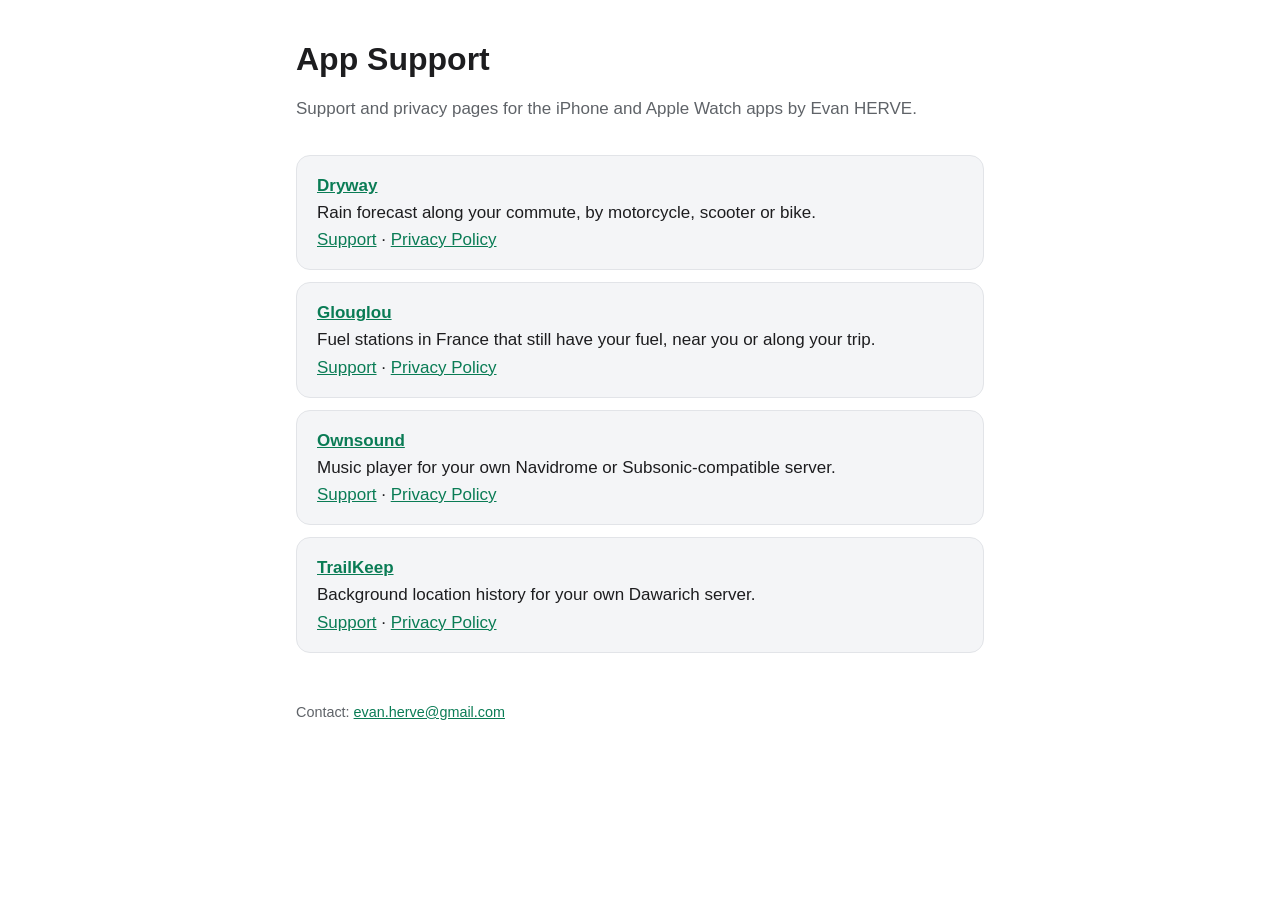
<file: index.html>
<!doctype html>
<html lang="en">
<head>
  <meta charset="utf-8">
  <meta name="viewport" content="width=device-width, initial-scale=1">
  <title>App Support</title>
  <link rel="stylesheet" href="assets/style.css">
</head>
<body>
<main>
  <header>
    <h1>App Support</h1>
    <p class="muted">Support and privacy pages for the iPhone and Apple Watch apps by Evan HERVE.</p>
  </header>
  <ul class="apps">
    <li>
      <strong><a href="dryway/">Dryway</a></strong><br>
      Rain forecast along your commute, by motorcycle, scooter or bike.<br>
      <a href="dryway/">Support</a> · <a href="dryway/privacy/">Privacy Policy</a>
    </li>
    <li>
      <strong><a href="glouglou/">Glouglou</a></strong><br>
      Fuel stations in France that still have your fuel, near you or along your trip.<br>
      <a href="glouglou/">Support</a> · <a href="glouglou/privacy/">Privacy Policy</a>
    </li>
    <li>
      <strong><a href="ownsound/">Ownsound</a></strong><br>
      Music player for your own Navidrome or Subsonic-compatible server.<br>
      <a href="ownsound/">Support</a> · <a href="ownsound/privacy/">Privacy Policy</a>
    </li>
    <li>
      <strong><a href="trailkeep/">TrailKeep</a></strong><br>
      Background location history for your own Dawarich server.<br>
      <a href="trailkeep/">Support</a> · <a href="trailkeep/privacy/">Privacy Policy</a>
    </li>
  </ul>
  <footer>Contact: <a href="mailto:evan.herve@gmail.com">evan.herve@gmail.com</a></footer>
</main>
</body>
</html>
</file>
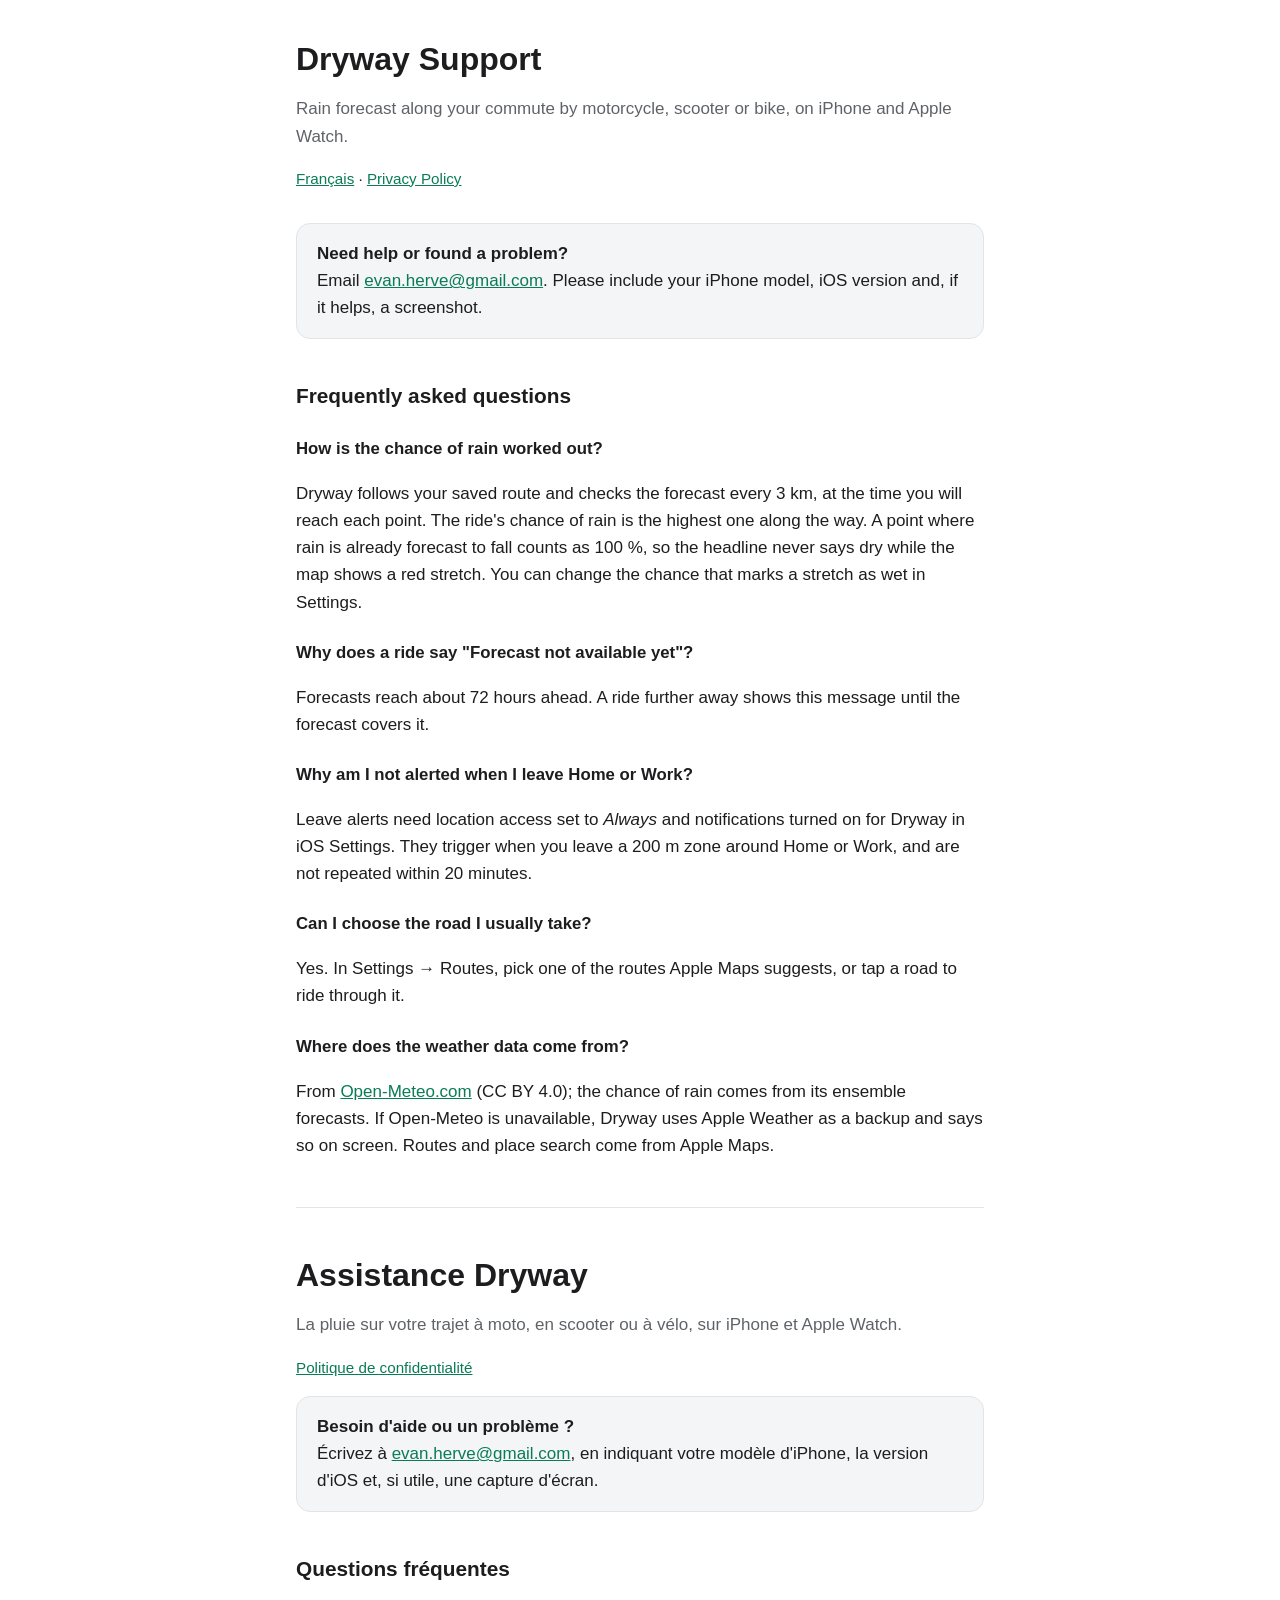
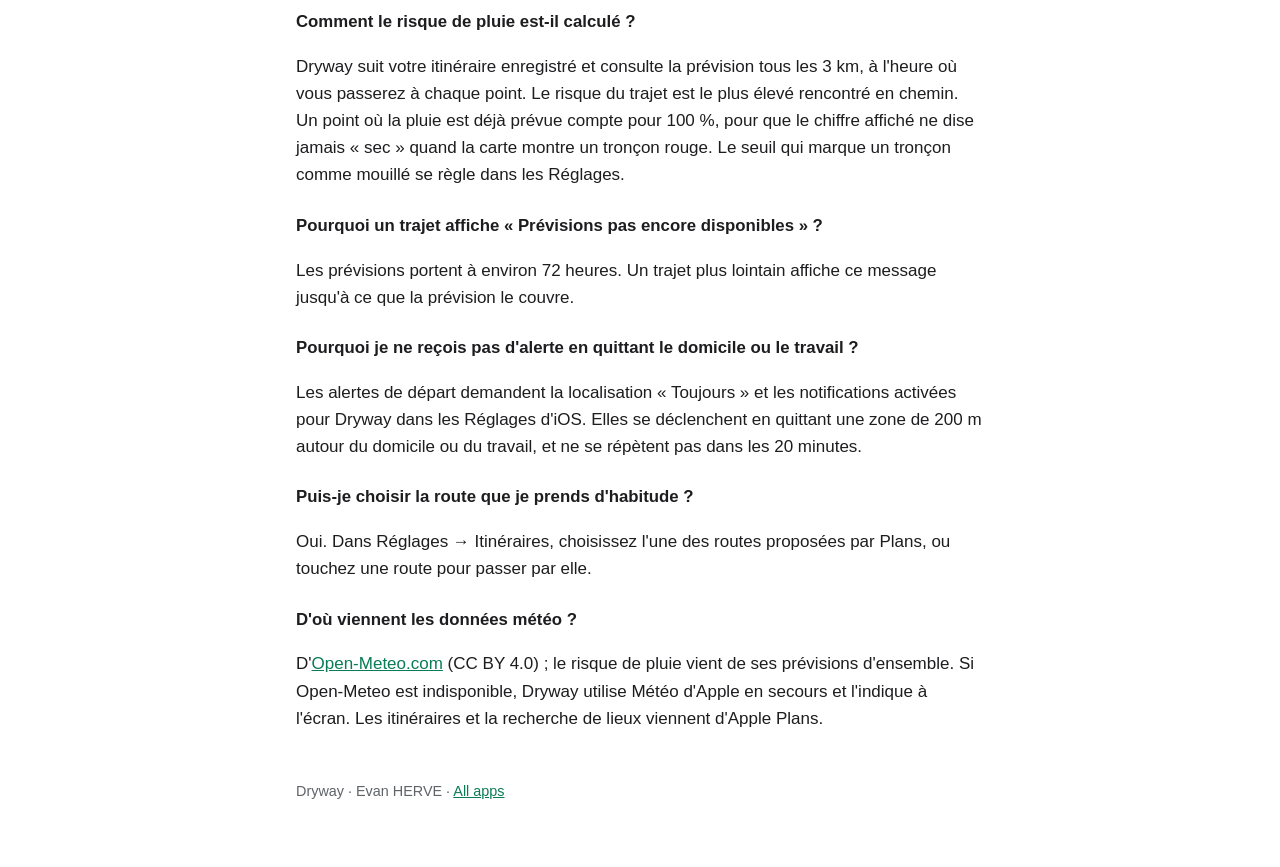
<file: dryway/index.html>
<!doctype html>
<html lang="en">
<head>
  <meta charset="utf-8">
  <meta name="viewport" content="width=device-width, initial-scale=1">
  <title>Dryway Support</title>
  <link rel="stylesheet" href="../assets/style.css">
</head>
<body>
<main>
  <header>
    <h1>Dryway Support</h1>
    <p class="muted">Rain forecast along your commute by motorcycle, scooter or bike, on iPhone and Apple Watch.</p>
    <nav class="lang"><a href="#fr">Français</a> · <a href="privacy/">Privacy Policy</a></nav>
  </header>

  <div class="card">
    <strong>Need help or found a problem?</strong><br>
    Email <a href="mailto:evan.herve@gmail.com?subject=Dryway">evan.herve@gmail.com</a>. Please include your iPhone model, iOS version and, if it helps, a screenshot.
  </div>

  <h2>Frequently asked questions</h2>

  <h3>How is the chance of rain worked out?</h3>
  <p>Dryway follows your saved route and checks the forecast every 3 km, at the time you will reach each point. The ride's chance of rain is the highest one along the way. A point where rain is already forecast to fall counts as 100 %, so the headline never says dry while the map shows a red stretch. You can change the chance that marks a stretch as wet in Settings.</p>

  <h3>Why does a ride say "Forecast not available yet"?</h3>
  <p>Forecasts reach about 72 hours ahead. A ride further away shows this message until the forecast covers it.</p>

  <h3>Why am I not alerted when I leave Home or Work?</h3>
  <p>Leave alerts need location access set to <em>Always</em> and notifications turned on for Dryway in iOS Settings. They trigger when you leave a 200 m zone around Home or Work, and are not repeated within 20 minutes.</p>

  <h3>Can I choose the road I usually take?</h3>
  <p>Yes. In Settings → Routes, pick one of the routes Apple Maps suggests, or tap a road to ride through it.</p>

  <h3>Where does the weather data come from?</h3>
  <p>From <a href="https://open-meteo.com">Open-Meteo.com</a> (CC BY 4.0); the chance of rain comes from its ensemble forecasts. If Open-Meteo is unavailable, Dryway uses Apple Weather as a backup and says so on screen. Routes and place search come from Apple Maps.</p>

  <hr>

  <section id="fr" lang="fr">
    <h1>Assistance Dryway</h1>
    <p class="muted">La pluie sur votre trajet à moto, en scooter ou à vélo, sur iPhone et Apple Watch.</p>
    <nav class="lang"><a href="privacy/#fr">Politique de confidentialité</a></nav>

    <div class="card">
      <strong>Besoin d'aide ou un problème ?</strong><br>
      Écrivez à <a href="mailto:evan.herve@gmail.com?subject=Dryway">evan.herve@gmail.com</a>, en indiquant votre modèle d'iPhone, la version d'iOS et, si utile, une capture d'écran.
    </div>

    <h2>Questions fréquentes</h2>

    <h3>Comment le risque de pluie est-il calculé ?</h3>
    <p>Dryway suit votre itinéraire enregistré et consulte la prévision tous les 3 km, à l'heure où vous passerez à chaque point. Le risque du trajet est le plus élevé rencontré en chemin. Un point où la pluie est déjà prévue compte pour 100 %, pour que le chiffre affiché ne dise jamais « sec » quand la carte montre un tronçon rouge. Le seuil qui marque un tronçon comme mouillé se règle dans les Réglages.</p>

    <h3>Pourquoi un trajet affiche « Prévisions pas encore disponibles » ?</h3>
    <p>Les prévisions portent à environ 72 heures. Un trajet plus lointain affiche ce message jusqu'à ce que la prévision le couvre.</p>

    <h3>Pourquoi je ne reçois pas d'alerte en quittant le domicile ou le travail ?</h3>
    <p>Les alertes de départ demandent la localisation « Toujours » et les notifications activées pour Dryway dans les Réglages d'iOS. Elles se déclenchent en quittant une zone de 200 m autour du domicile ou du travail, et ne se répètent pas dans les 20 minutes.</p>

    <h3>Puis-je choisir la route que je prends d'habitude ?</h3>
    <p>Oui. Dans Réglages → Itinéraires, choisissez l'une des routes proposées par Plans, ou touchez une route pour passer par elle.</p>

    <h3>D'où viennent les données météo ?</h3>
    <p>D'<a href="https://open-meteo.com">Open-Meteo.com</a> (CC BY 4.0) ; le risque de pluie vient de ses prévisions d'ensemble. Si Open-Meteo est indisponible, Dryway utilise Météo d'Apple en secours et l'indique à l'écran. Les itinéraires et la recherche de lieux viennent d'Apple Plans.</p>
  </section>

  <footer>Dryway · Evan HERVE · <a href="../">All apps</a></footer>
</main>
</body>
</html>
</file>
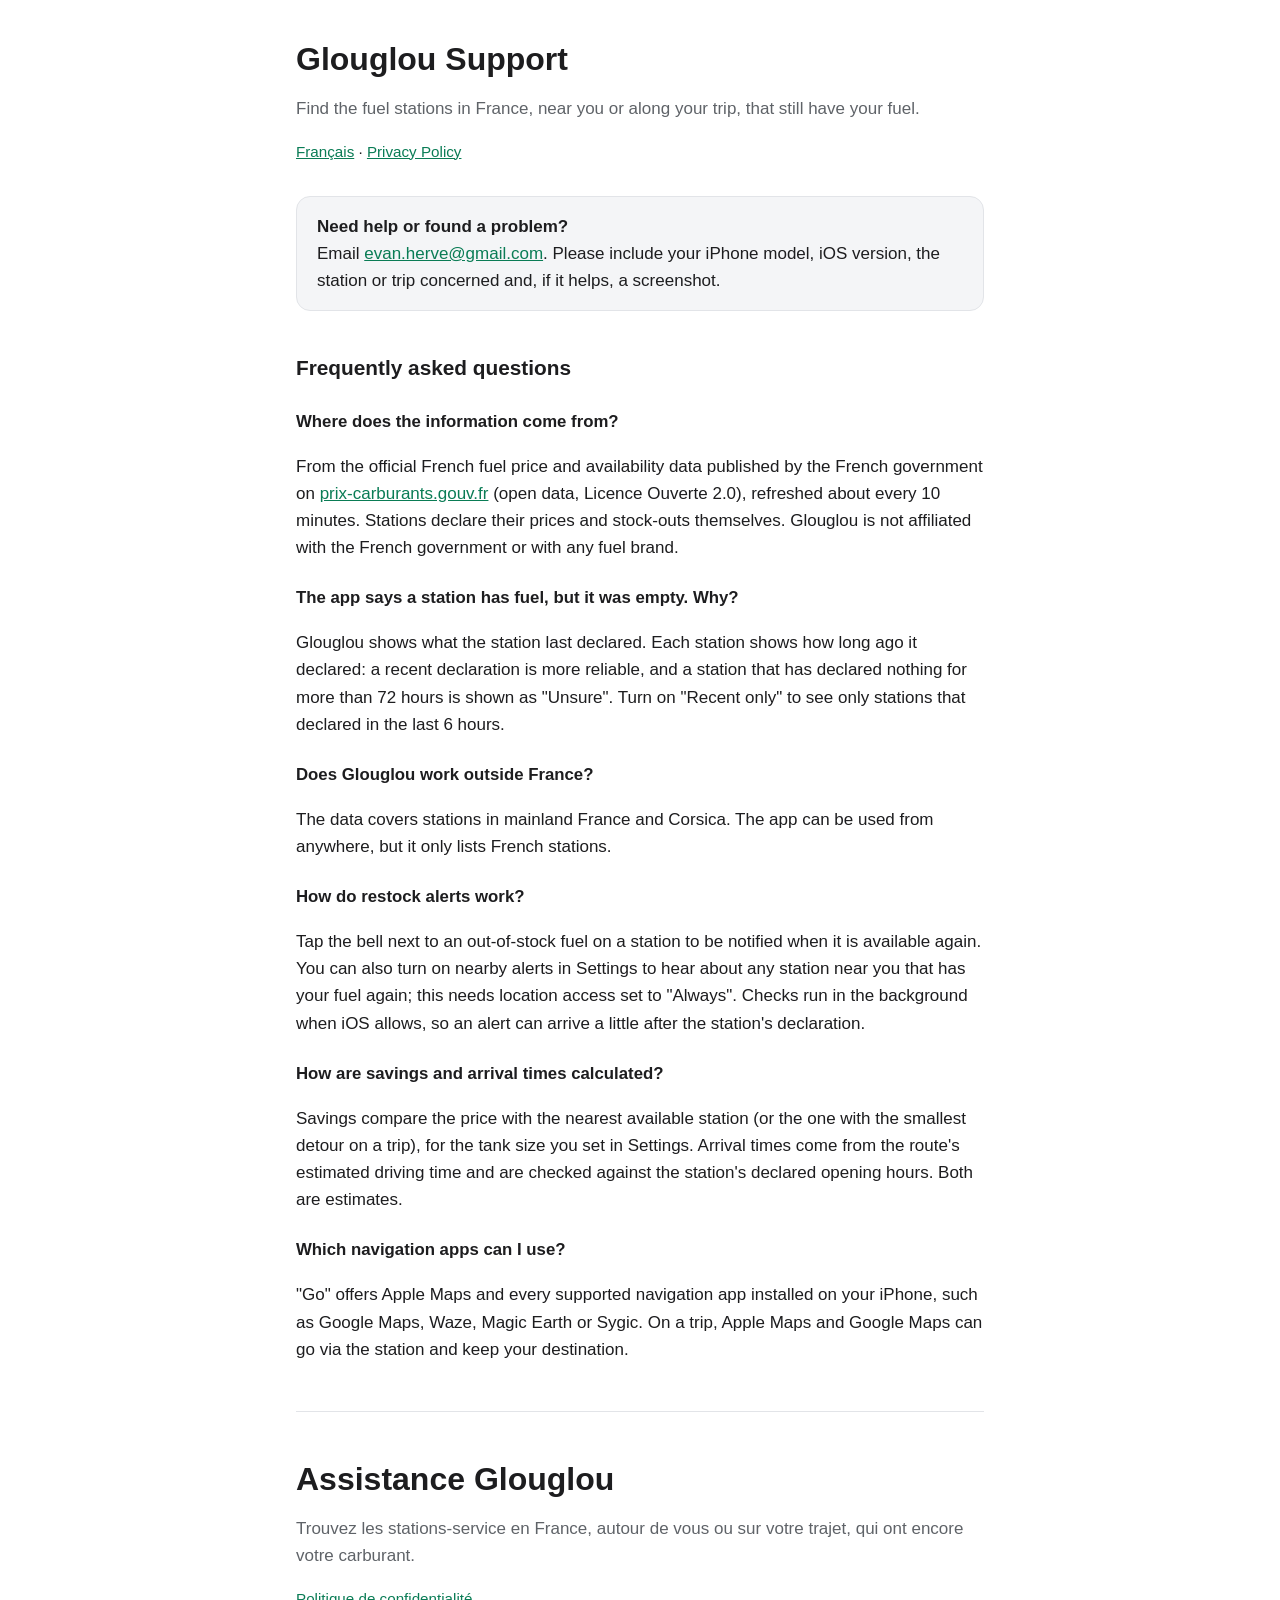
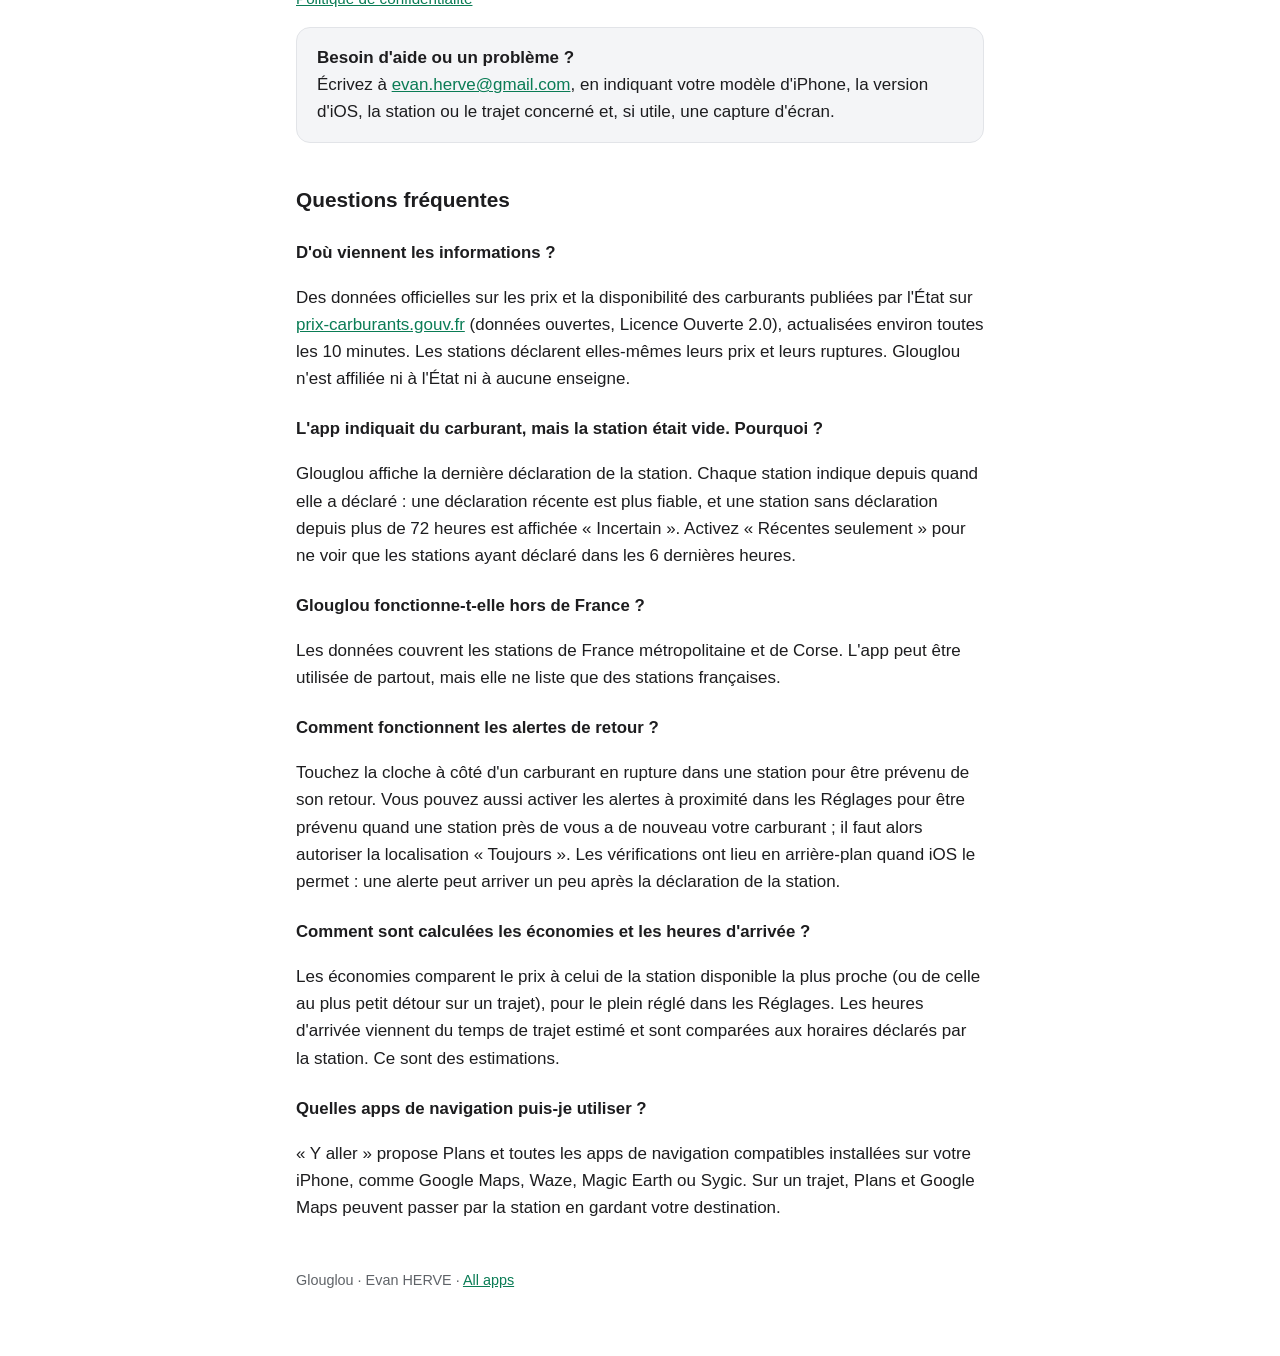
<file: glouglou/index.html>
<!doctype html>
<html lang="en">
<head>
  <meta charset="utf-8">
  <meta name="viewport" content="width=device-width, initial-scale=1">
  <title>Glouglou Support</title>
  <link rel="stylesheet" href="../assets/style.css">
</head>
<body>
<main>
  <header>
    <h1>Glouglou Support</h1>
    <p class="muted">Find the fuel stations in France, near you or along your trip, that still have your fuel.</p>
    <nav class="lang"><a href="#fr">Français</a> · <a href="privacy/">Privacy Policy</a></nav>
  </header>

  <div class="card">
    <strong>Need help or found a problem?</strong><br>
    Email <a href="mailto:evan.herve@gmail.com?subject=Glouglou">evan.herve@gmail.com</a>. Please include your iPhone model, iOS version, the station or trip concerned and, if it helps, a screenshot.
  </div>

  <h2>Frequently asked questions</h2>

  <h3>Where does the information come from?</h3>
  <p>From the official French fuel price and availability data published by the French government on <a href="https://www.prix-carburants.gouv.fr">prix-carburants.gouv.fr</a> (open data, Licence Ouverte 2.0), refreshed about every 10 minutes. Stations declare their prices and stock-outs themselves. Glouglou is not affiliated with the French government or with any fuel brand.</p>

  <h3>The app says a station has fuel, but it was empty. Why?</h3>
  <p>Glouglou shows what the station last declared. Each station shows how long ago it declared: a recent declaration is more reliable, and a station that has declared nothing for more than 72 hours is shown as "Unsure". Turn on "Recent only" to see only stations that declared in the last 6 hours.</p>

  <h3>Does Glouglou work outside France?</h3>
  <p>The data covers stations in mainland France and Corsica. The app can be used from anywhere, but it only lists French stations.</p>

  <h3>How do restock alerts work?</h3>
  <p>Tap the bell next to an out-of-stock fuel on a station to be notified when it is available again. You can also turn on nearby alerts in Settings to hear about any station near you that has your fuel again; this needs location access set to "Always". Checks run in the background when iOS allows, so an alert can arrive a little after the station's declaration.</p>

  <h3>How are savings and arrival times calculated?</h3>
  <p>Savings compare the price with the nearest available station (or the one with the smallest detour on a trip), for the tank size you set in Settings. Arrival times come from the route's estimated driving time and are checked against the station's declared opening hours. Both are estimates.</p>

  <h3>Which navigation apps can I use?</h3>
  <p>"Go" offers Apple Maps and every supported navigation app installed on your iPhone, such as Google Maps, Waze, Magic Earth or Sygic. On a trip, Apple Maps and Google Maps can go via the station and keep your destination.</p>

  <hr>

  <section id="fr" lang="fr">
    <h1>Assistance Glouglou</h1>
    <p class="muted">Trouvez les stations-service en France, autour de vous ou sur votre trajet, qui ont encore votre carburant.</p>
    <nav class="lang"><a href="privacy/#fr">Politique de confidentialité</a></nav>

    <div class="card">
      <strong>Besoin d'aide ou un problème ?</strong><br>
      Écrivez à <a href="mailto:evan.herve@gmail.com?subject=Glouglou">evan.herve@gmail.com</a>, en indiquant votre modèle d'iPhone, la version d'iOS, la station ou le trajet concerné et, si utile, une capture d'écran.
    </div>

    <h2>Questions fréquentes</h2>

    <h3>D'où viennent les informations ?</h3>
    <p>Des données officielles sur les prix et la disponibilité des carburants publiées par l'État sur <a href="https://www.prix-carburants.gouv.fr">prix-carburants.gouv.fr</a> (données ouvertes, Licence Ouverte 2.0), actualisées environ toutes les 10 minutes. Les stations déclarent elles-mêmes leurs prix et leurs ruptures. Glouglou n'est affiliée ni à l'État ni à aucune enseigne.</p>

    <h3>L'app indiquait du carburant, mais la station était vide. Pourquoi ?</h3>
    <p>Glouglou affiche la dernière déclaration de la station. Chaque station indique depuis quand elle a déclaré : une déclaration récente est plus fiable, et une station sans déclaration depuis plus de 72 heures est affichée « Incertain ». Activez « Récentes seulement » pour ne voir que les stations ayant déclaré dans les 6 dernières heures.</p>

    <h3>Glouglou fonctionne-t-elle hors de France ?</h3>
    <p>Les données couvrent les stations de France métropolitaine et de Corse. L'app peut être utilisée de partout, mais elle ne liste que des stations françaises.</p>

    <h3>Comment fonctionnent les alertes de retour ?</h3>
    <p>Touchez la cloche à côté d'un carburant en rupture dans une station pour être prévenu de son retour. Vous pouvez aussi activer les alertes à proximité dans les Réglages pour être prévenu quand une station près de vous a de nouveau votre carburant ; il faut alors autoriser la localisation « Toujours ». Les vérifications ont lieu en arrière-plan quand iOS le permet : une alerte peut arriver un peu après la déclaration de la station.</p>

    <h3>Comment sont calculées les économies et les heures d'arrivée ?</h3>
    <p>Les économies comparent le prix à celui de la station disponible la plus proche (ou de celle au plus petit détour sur un trajet), pour le plein réglé dans les Réglages. Les heures d'arrivée viennent du temps de trajet estimé et sont comparées aux horaires déclarés par la station. Ce sont des estimations.</p>

    <h3>Quelles apps de navigation puis-je utiliser ?</h3>
    <p>« Y aller » propose Plans et toutes les apps de navigation compatibles installées sur votre iPhone, comme Google Maps, Waze, Magic Earth ou Sygic. Sur un trajet, Plans et Google Maps peuvent passer par la station en gardant votre destination.</p>
  </section>

  <footer>Glouglou · Evan HERVE · <a href="../">All apps</a></footer>
</main>
</body>
</html>
</file>
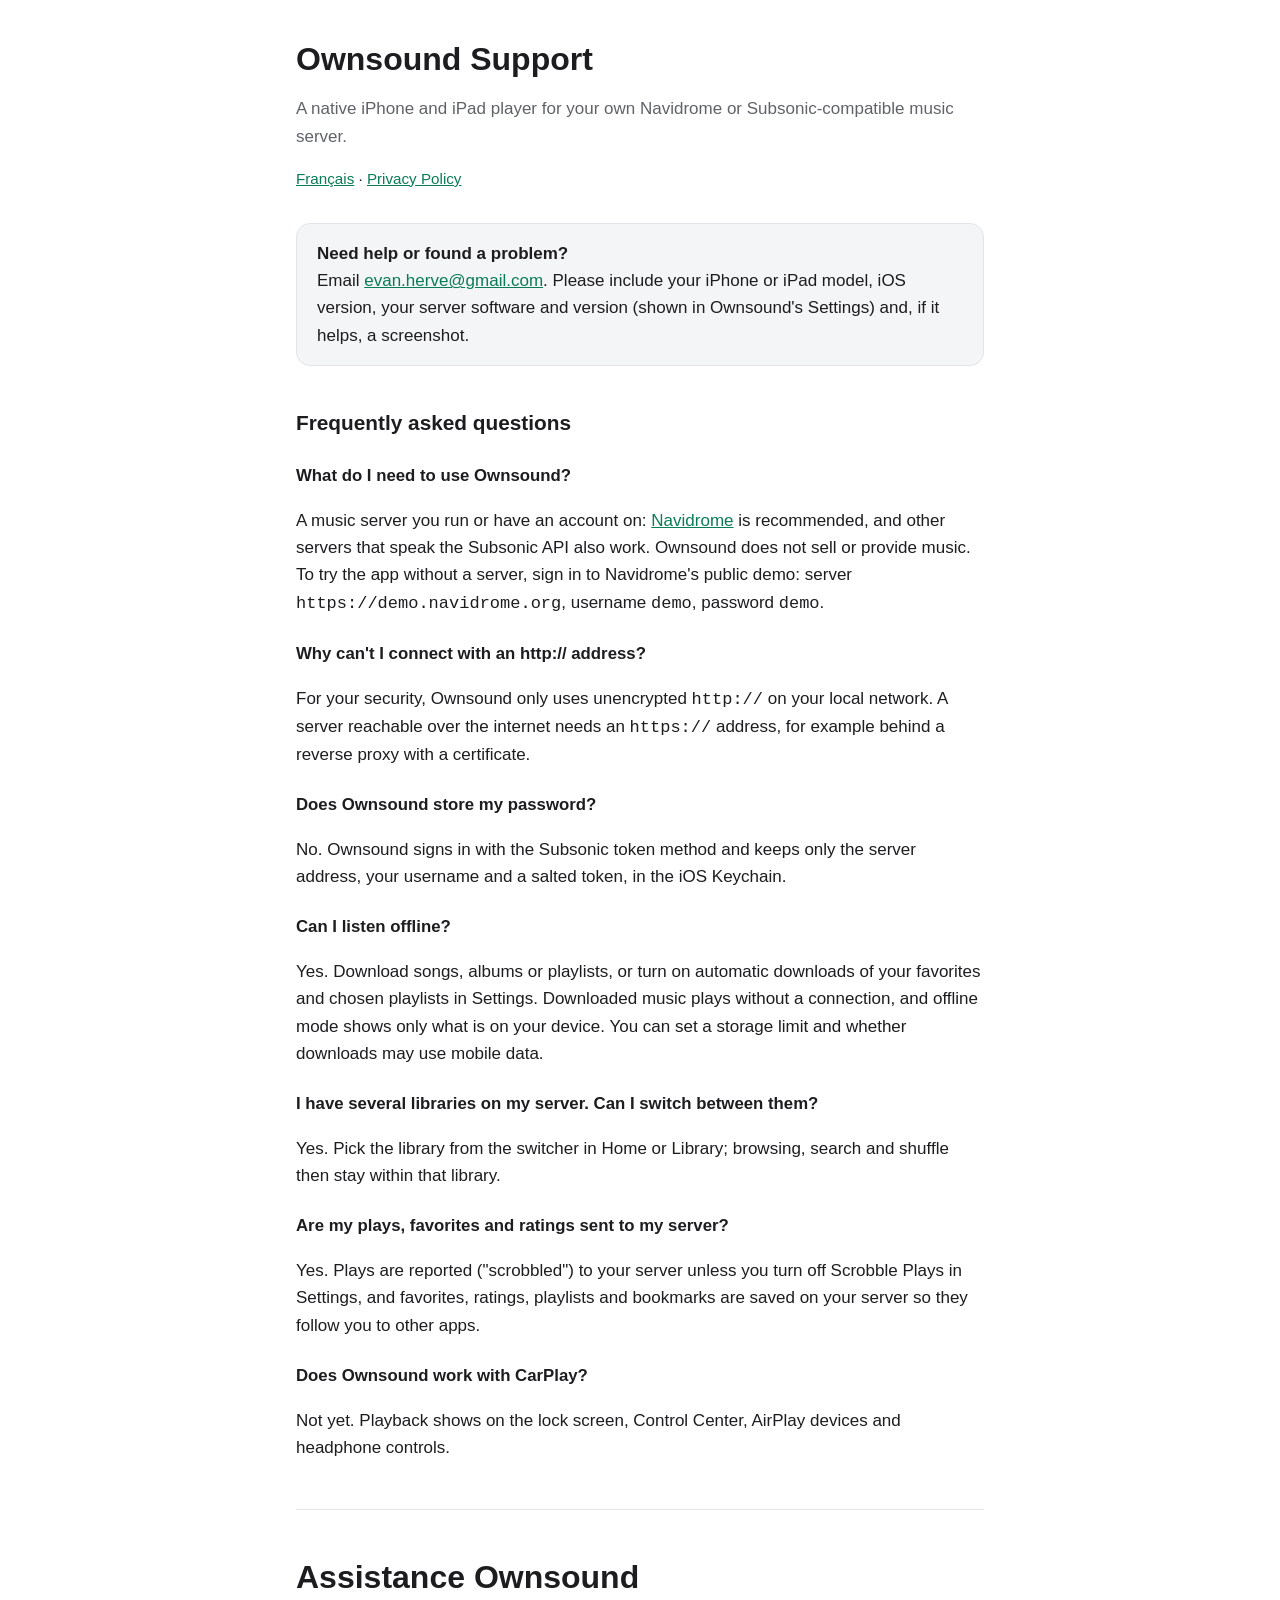
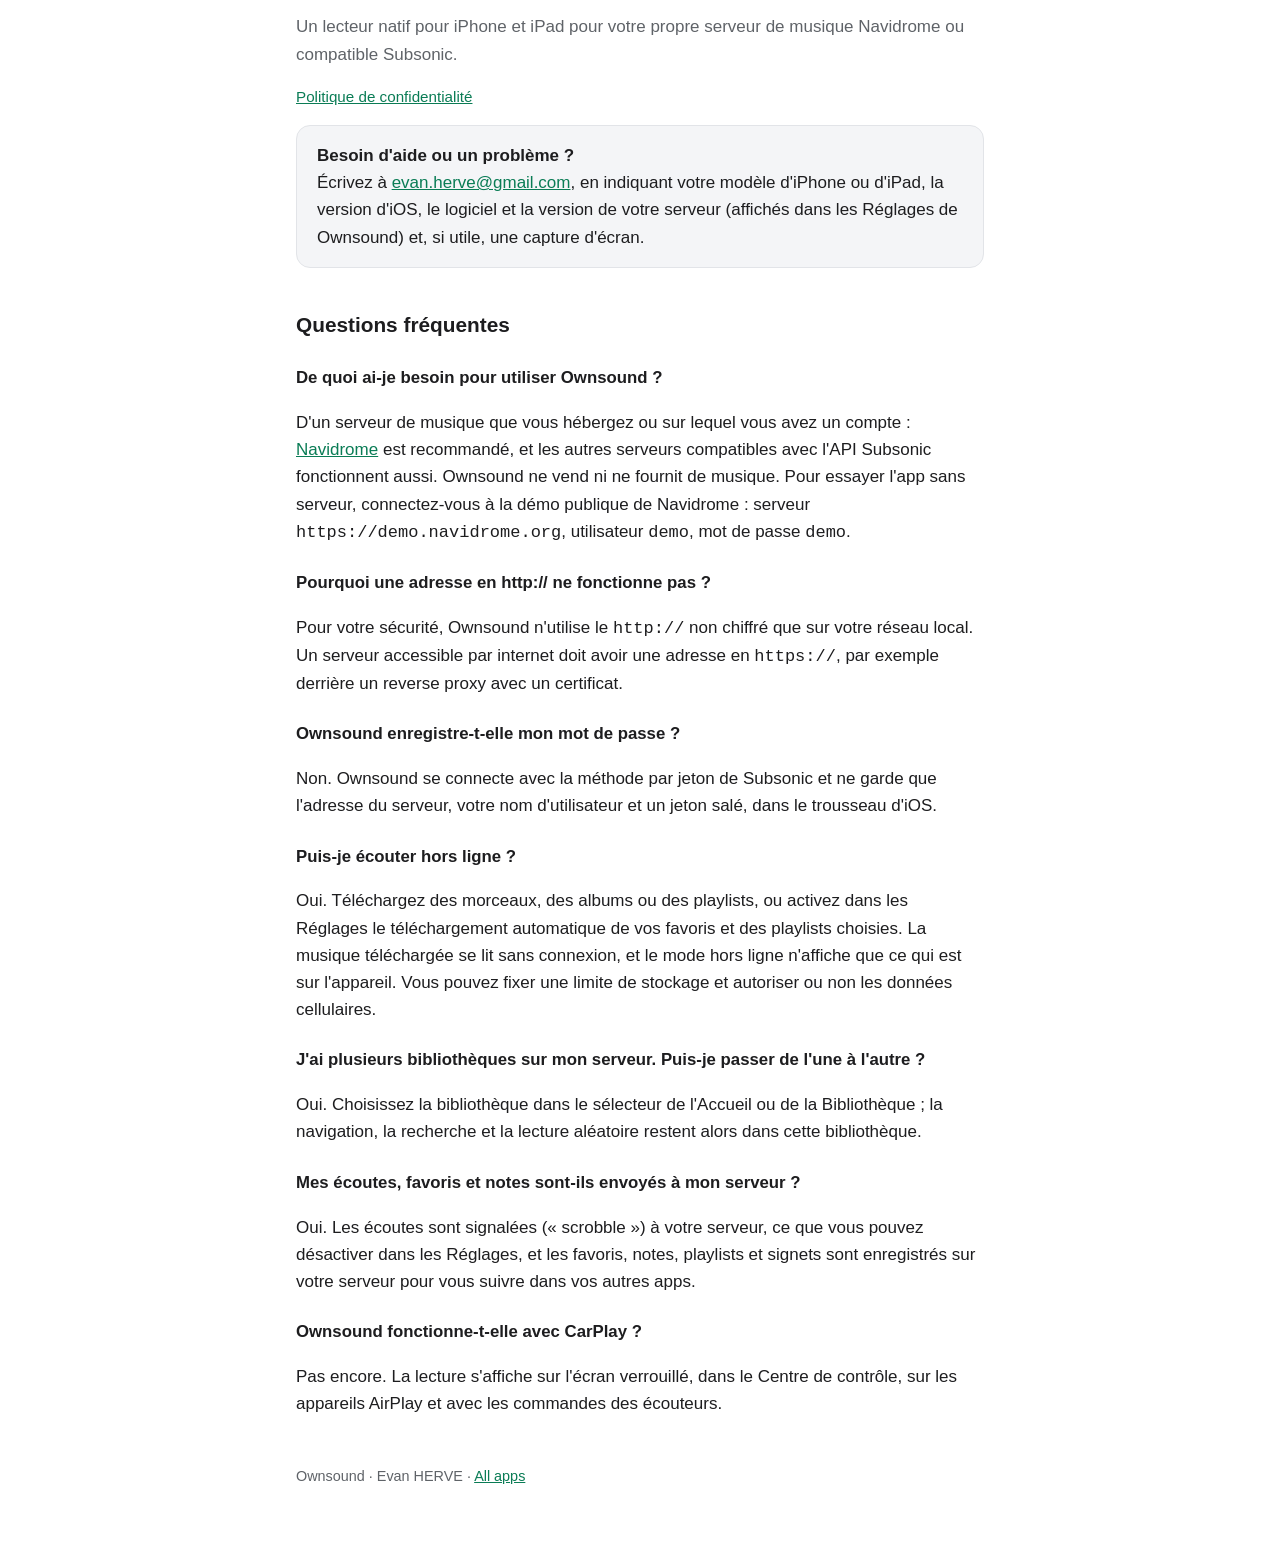
<file: navibeat/index.html>
<!doctype html>
<html lang="en">
<head>
  <meta charset="utf-8">
  <meta name="viewport" content="width=device-width, initial-scale=1">
  <title>Ownsound Support</title>
  <meta http-equiv="refresh" content="0; url=../ownsound/">
  <link rel="canonical" href="../ownsound/">
  <link rel="stylesheet" href="../assets/style.css">
</head>
<body>
<main>
  <p>NaviBeat is now Ownsound. This page has moved to <a href="../ownsound/">../ownsound/</a>.</p>
</main>
</body>
</html>
</file>
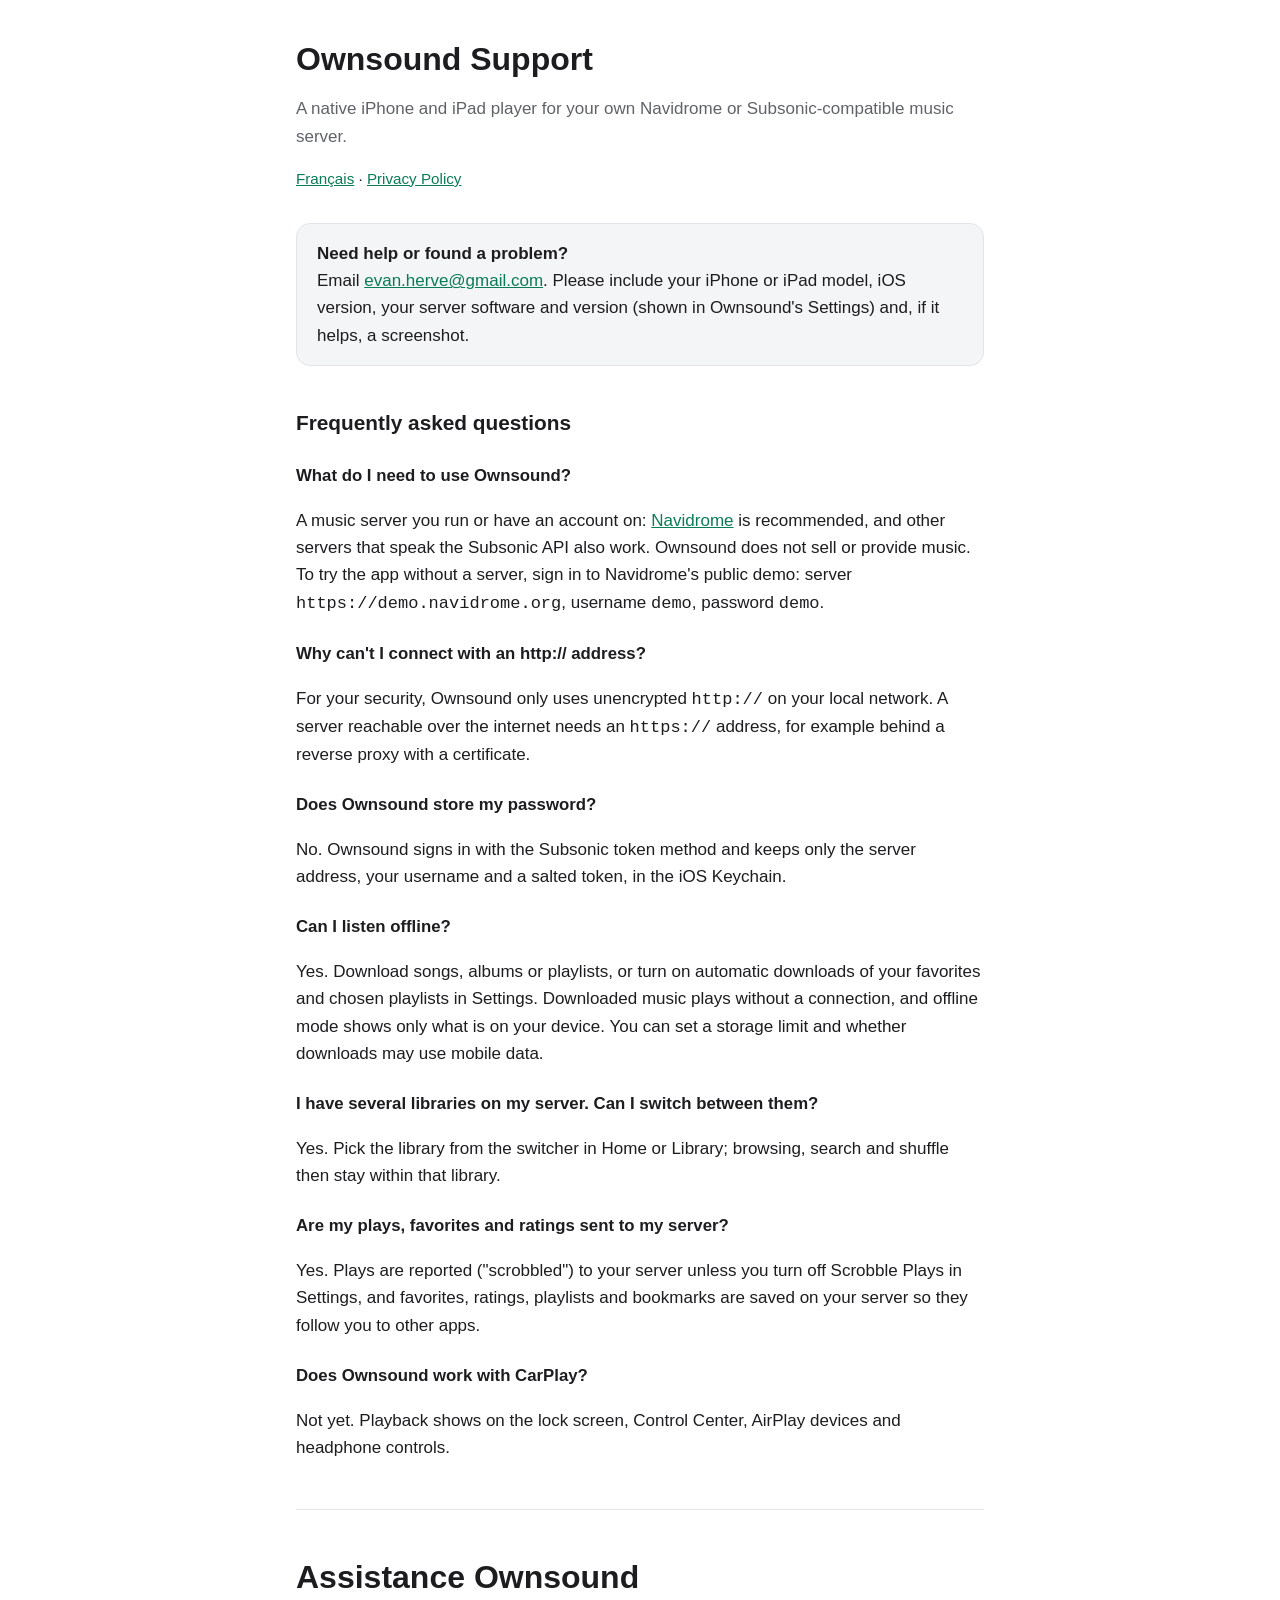
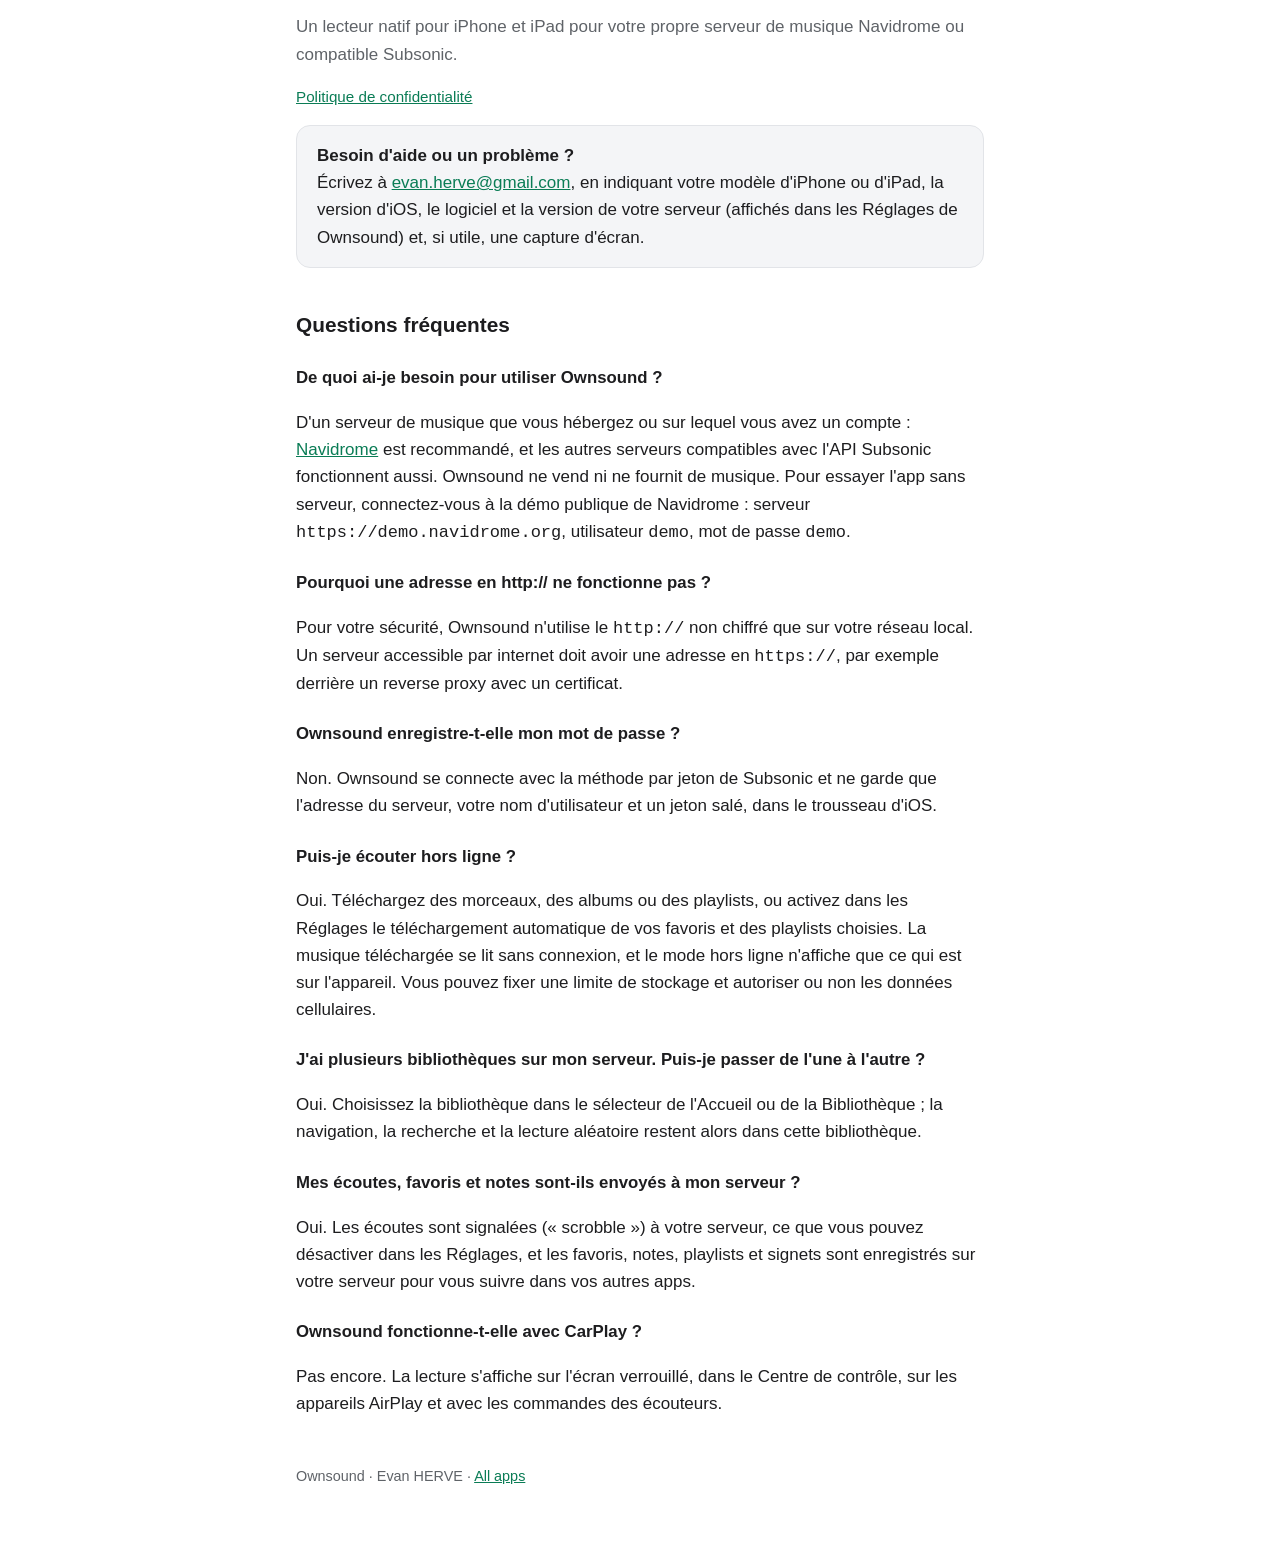
<file: ownsound/index.html>
<!doctype html>
<html lang="en">
<head>
  <meta charset="utf-8">
  <meta name="viewport" content="width=device-width, initial-scale=1">
  <title>Ownsound Support</title>
  <link rel="stylesheet" href="../assets/style.css">
</head>
<body>
<main>
  <header>
    <h1>Ownsound Support</h1>
    <p class="muted">A native iPhone and iPad player for your own Navidrome or Subsonic-compatible music server.</p>
    <nav class="lang"><a href="#fr">Français</a> · <a href="privacy/">Privacy Policy</a></nav>
  </header>

  <div class="card">
    <strong>Need help or found a problem?</strong><br>
    Email <a href="mailto:evan.herve@gmail.com?subject=Ownsound">evan.herve@gmail.com</a>. Please include your iPhone or iPad model, iOS version, your server software and version (shown in Ownsound's Settings) and, if it helps, a screenshot.
  </div>

  <h2>Frequently asked questions</h2>

  <h3>What do I need to use Ownsound?</h3>
  <p>A music server you run or have an account on: <a href="https://www.navidrome.org">Navidrome</a> is recommended, and other servers that speak the Subsonic API also work. Ownsound does not sell or provide music. To try the app without a server, sign in to Navidrome's public demo: server <code>https://demo.navidrome.org</code>, username <code>demo</code>, password <code>demo</code>.</p>

  <h3>Why can't I connect with an http:// address?</h3>
  <p>For your security, Ownsound only uses unencrypted <code>http://</code> on your local network. A server reachable over the internet needs an <code>https://</code> address, for example behind a reverse proxy with a certificate.</p>

  <h3>Does Ownsound store my password?</h3>
  <p>No. Ownsound signs in with the Subsonic token method and keeps only the server address, your username and a salted token, in the iOS Keychain.</p>

  <h3>Can I listen offline?</h3>
  <p>Yes. Download songs, albums or playlists, or turn on automatic downloads of your favorites and chosen playlists in Settings. Downloaded music plays without a connection, and offline mode shows only what is on your device. You can set a storage limit and whether downloads may use mobile data.</p>

  <h3>I have several libraries on my server. Can I switch between them?</h3>
  <p>Yes. Pick the library from the switcher in Home or Library; browsing, search and shuffle then stay within that library.</p>

  <h3>Are my plays, favorites and ratings sent to my server?</h3>
  <p>Yes. Plays are reported ("scrobbled") to your server unless you turn off Scrobble Plays in Settings, and favorites, ratings, playlists and bookmarks are saved on your server so they follow you to other apps.</p>

  <h3>Does Ownsound work with CarPlay?</h3>
  <p>Not yet. Playback shows on the lock screen, Control Center, AirPlay devices and headphone controls.</p>

  <hr>

  <section id="fr" lang="fr">
    <h1>Assistance Ownsound</h1>
    <p class="muted">Un lecteur natif pour iPhone et iPad pour votre propre serveur de musique Navidrome ou compatible Subsonic.</p>
    <nav class="lang"><a href="privacy/#fr">Politique de confidentialité</a></nav>

    <div class="card">
      <strong>Besoin d'aide ou un problème ?</strong><br>
      Écrivez à <a href="mailto:evan.herve@gmail.com?subject=Ownsound">evan.herve@gmail.com</a>, en indiquant votre modèle d'iPhone ou d'iPad, la version d'iOS, le logiciel et la version de votre serveur (affichés dans les Réglages de Ownsound) et, si utile, une capture d'écran.
    </div>

    <h2>Questions fréquentes</h2>

    <h3>De quoi ai-je besoin pour utiliser Ownsound ?</h3>
    <p>D'un serveur de musique que vous hébergez ou sur lequel vous avez un compte : <a href="https://www.navidrome.org">Navidrome</a> est recommandé, et les autres serveurs compatibles avec l'API Subsonic fonctionnent aussi. Ownsound ne vend ni ne fournit de musique. Pour essayer l'app sans serveur, connectez-vous à la démo publique de Navidrome : serveur <code>https://demo.navidrome.org</code>, utilisateur <code>demo</code>, mot de passe <code>demo</code>.</p>

    <h3>Pourquoi une adresse en http:// ne fonctionne pas ?</h3>
    <p>Pour votre sécurité, Ownsound n'utilise le <code>http://</code> non chiffré que sur votre réseau local. Un serveur accessible par internet doit avoir une adresse en <code>https://</code>, par exemple derrière un reverse proxy avec un certificat.</p>

    <h3>Ownsound enregistre-t-elle mon mot de passe ?</h3>
    <p>Non. Ownsound se connecte avec la méthode par jeton de Subsonic et ne garde que l'adresse du serveur, votre nom d'utilisateur et un jeton salé, dans le trousseau d'iOS.</p>

    <h3>Puis-je écouter hors ligne ?</h3>
    <p>Oui. Téléchargez des morceaux, des albums ou des playlists, ou activez dans les Réglages le téléchargement automatique de vos favoris et des playlists choisies. La musique téléchargée se lit sans connexion, et le mode hors ligne n'affiche que ce qui est sur l'appareil. Vous pouvez fixer une limite de stockage et autoriser ou non les données cellulaires.</p>

    <h3>J'ai plusieurs bibliothèques sur mon serveur. Puis-je passer de l'une à l'autre ?</h3>
    <p>Oui. Choisissez la bibliothèque dans le sélecteur de l'Accueil ou de la Bibliothèque ; la navigation, la recherche et la lecture aléatoire restent alors dans cette bibliothèque.</p>

    <h3>Mes écoutes, favoris et notes sont-ils envoyés à mon serveur ?</h3>
    <p>Oui. Les écoutes sont signalées (« scrobble ») à votre serveur, ce que vous pouvez désactiver dans les Réglages, et les favoris, notes, playlists et signets sont enregistrés sur votre serveur pour vous suivre dans vos autres apps.</p>

    <h3>Ownsound fonctionne-t-elle avec CarPlay ?</h3>
    <p>Pas encore. La lecture s'affiche sur l'écran verrouillé, dans le Centre de contrôle, sur les appareils AirPlay et avec les commandes des écouteurs.</p>
  </section>

  <footer>Ownsound · Evan HERVE · <a href="../">All apps</a></footer>
</main>
</body>
</html>
</file>
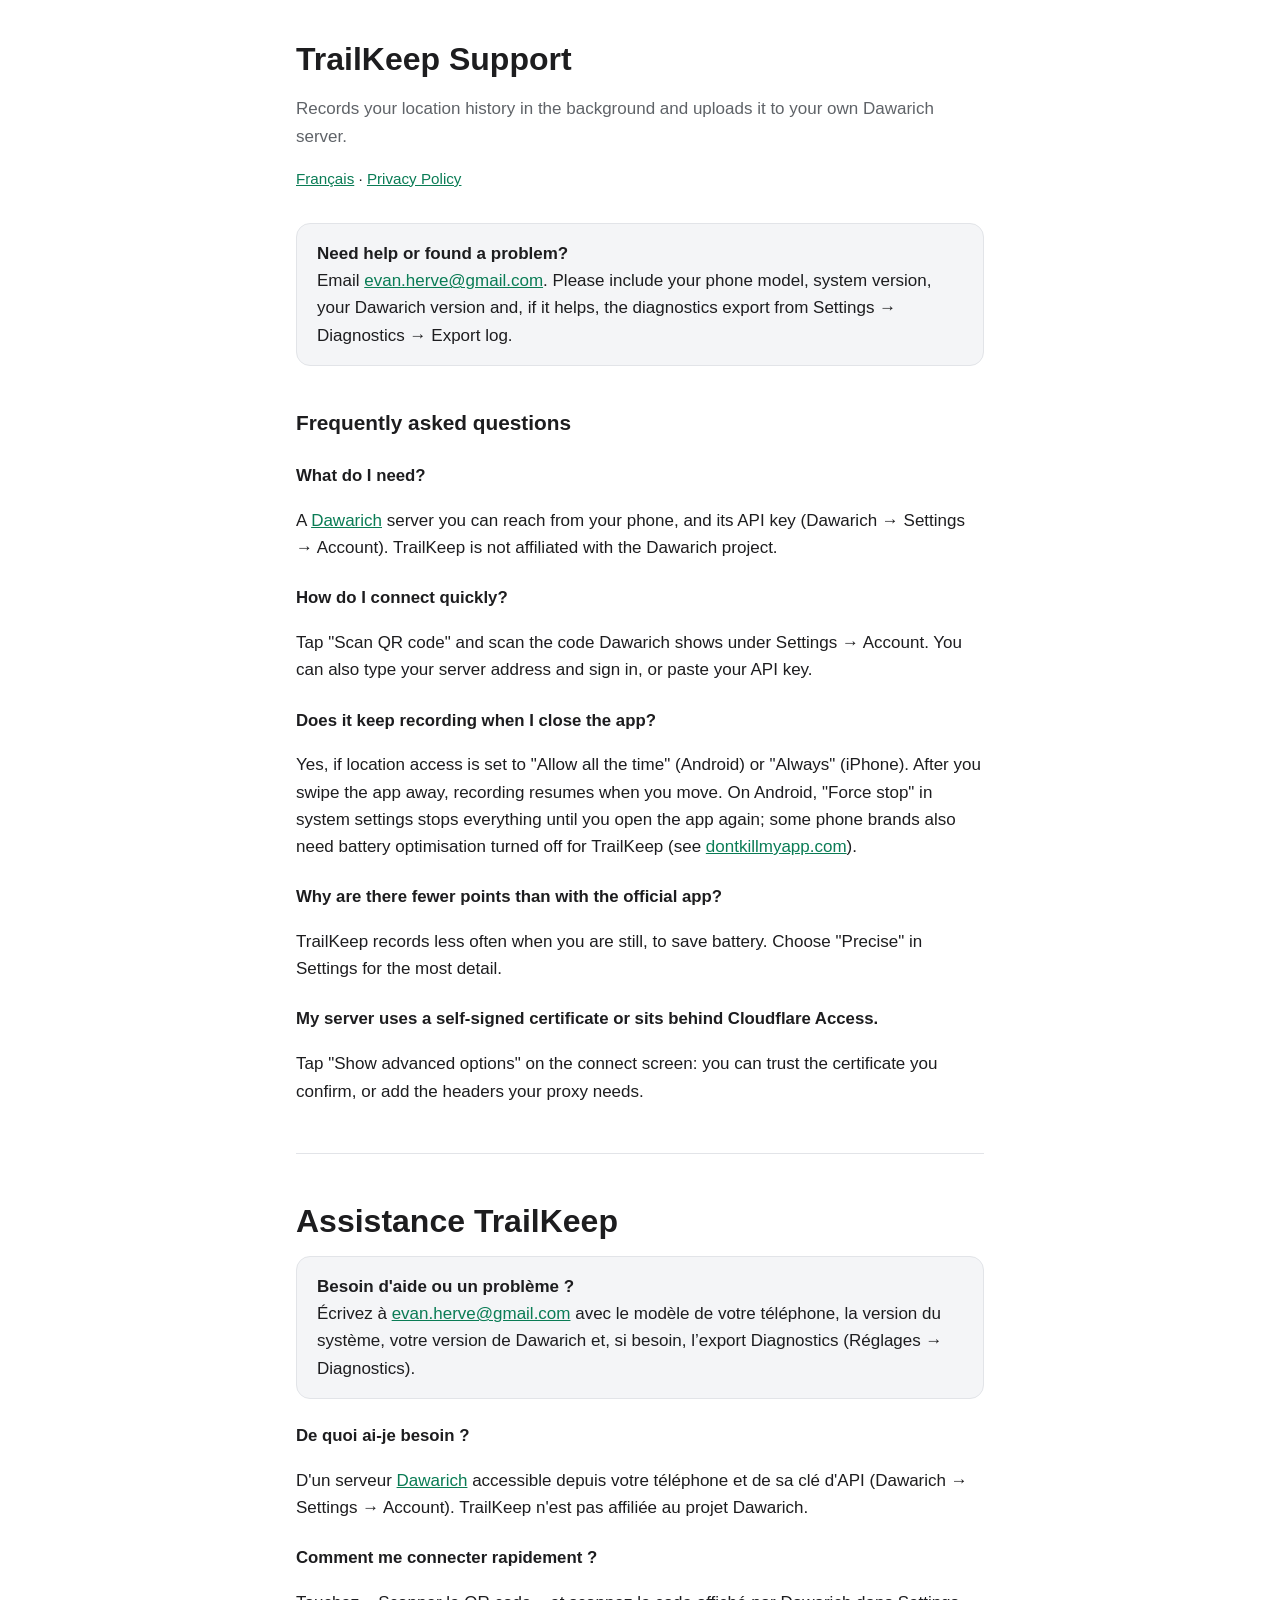
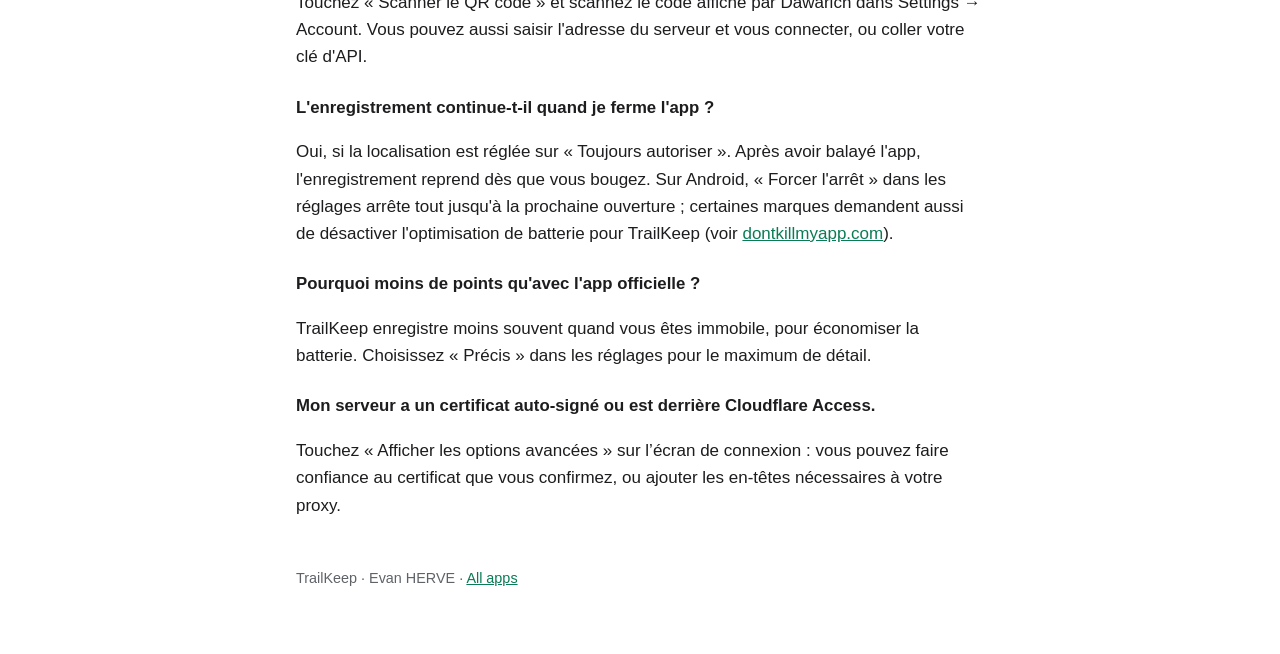
<file: trailkeep/index.html>
<!doctype html>
<html lang="en">
<head>
  <meta charset="utf-8">
  <meta name="viewport" content="width=device-width, initial-scale=1">
  <title>TrailKeep Support</title>
  <link rel="stylesheet" href="../assets/style.css">
</head>
<body>
<main>
  <header>
    <h1>TrailKeep Support</h1>
    <p class="muted">Records your location history in the background and uploads it to your own Dawarich server.</p>
    <nav class="lang"><a href="#fr">Français</a> · <a href="privacy/">Privacy Policy</a></nav>
  </header>

  <div class="card">
    <strong>Need help or found a problem?</strong><br>
    Email <a href="mailto:evan.herve@gmail.com?subject=TrailKeep">evan.herve@gmail.com</a>. Please include your phone model, system version, your Dawarich version and, if it helps, the diagnostics export from Settings → Diagnostics → Export log.
  </div>

  <h2>Frequently asked questions</h2>

  <h3>What do I need?</h3>
  <p>A <a href="https://dawarich.app">Dawarich</a> server you can reach from your phone, and its API key (Dawarich → Settings → Account). TrailKeep is not affiliated with the Dawarich project.</p>

  <h3>How do I connect quickly?</h3>
  <p>Tap "Scan QR code" and scan the code Dawarich shows under Settings → Account. You can also type your server address and sign in, or paste your API key.</p>

  <h3>Does it keep recording when I close the app?</h3>
  <p>Yes, if location access is set to "Allow all the time" (Android) or "Always" (iPhone). After you swipe the app away, recording resumes when you move. On Android, "Force stop" in system settings stops everything until you open the app again; some phone brands also need battery optimisation turned off for TrailKeep (see <a href="https://dontkillmyapp.com">dontkillmyapp.com</a>).</p>

  <h3>Why are there fewer points than with the official app?</h3>
  <p>TrailKeep records less often when you are still, to save battery. Choose "Precise" in Settings for the most detail.</p>

  <h3>My server uses a self-signed certificate or sits behind Cloudflare Access.</h3>
  <p>Tap "Show advanced options" on the connect screen: you can trust the certificate you confirm, or add the headers your proxy needs.</p>

  <section id="fr" lang="fr">
    <hr>
    <h1>Assistance TrailKeep</h1>
    <div class="card">
      <strong>Besoin d'aide ou un problème ?</strong><br>
      Écrivez à <a href="mailto:evan.herve@gmail.com?subject=TrailKeep">evan.herve@gmail.com</a> avec le modèle de votre téléphone, la version du système, votre version de Dawarich et, si besoin, l’export Diagnostics (Réglages → Diagnostics).
    </div>
    <h3>De quoi ai-je besoin ?</h3>
    <p>D'un serveur <a href="https://dawarich.app">Dawarich</a> accessible depuis votre téléphone et de sa clé d'API (Dawarich → Settings → Account). TrailKeep n'est pas affiliée au projet Dawarich.</p>
    <h3>Comment me connecter rapidement ?</h3>
    <p>Touchez « Scanner le QR code » et scannez le code affiché par Dawarich dans Settings → Account. Vous pouvez aussi saisir l'adresse du serveur et vous connecter, ou coller votre clé d'API.</p>
    <h3>L'enregistrement continue-t-il quand je ferme l'app ?</h3>
    <p>Oui, si la localisation est réglée sur « Toujours autoriser ». Après avoir balayé l'app, l'enregistrement reprend dès que vous bougez. Sur Android, « Forcer l'arrêt » dans les réglages arrête tout jusqu'à la prochaine ouverture ; certaines marques demandent aussi de désactiver l'optimisation de batterie pour TrailKeep (voir <a href="https://dontkillmyapp.com">dontkillmyapp.com</a>).</p>
    <h3>Pourquoi moins de points qu'avec l'app officielle ?</h3>
    <p>TrailKeep enregistre moins souvent quand vous êtes immobile, pour économiser la batterie. Choisissez « Précis » dans les réglages pour le maximum de détail.</p>
    <h3>Mon serveur a un certificat auto-signé ou est derrière Cloudflare Access.</h3>
    <p>Touchez « Afficher les options avancées » sur l’écran de connexion : vous pouvez faire confiance au certificat que vous confirmez, ou ajouter les en-têtes nécessaires à votre proxy.</p>
  </section>

  <footer>TrailKeep · Evan HERVE · <a href="../">All apps</a></footer>
</main>
</body>
</html>
</file>
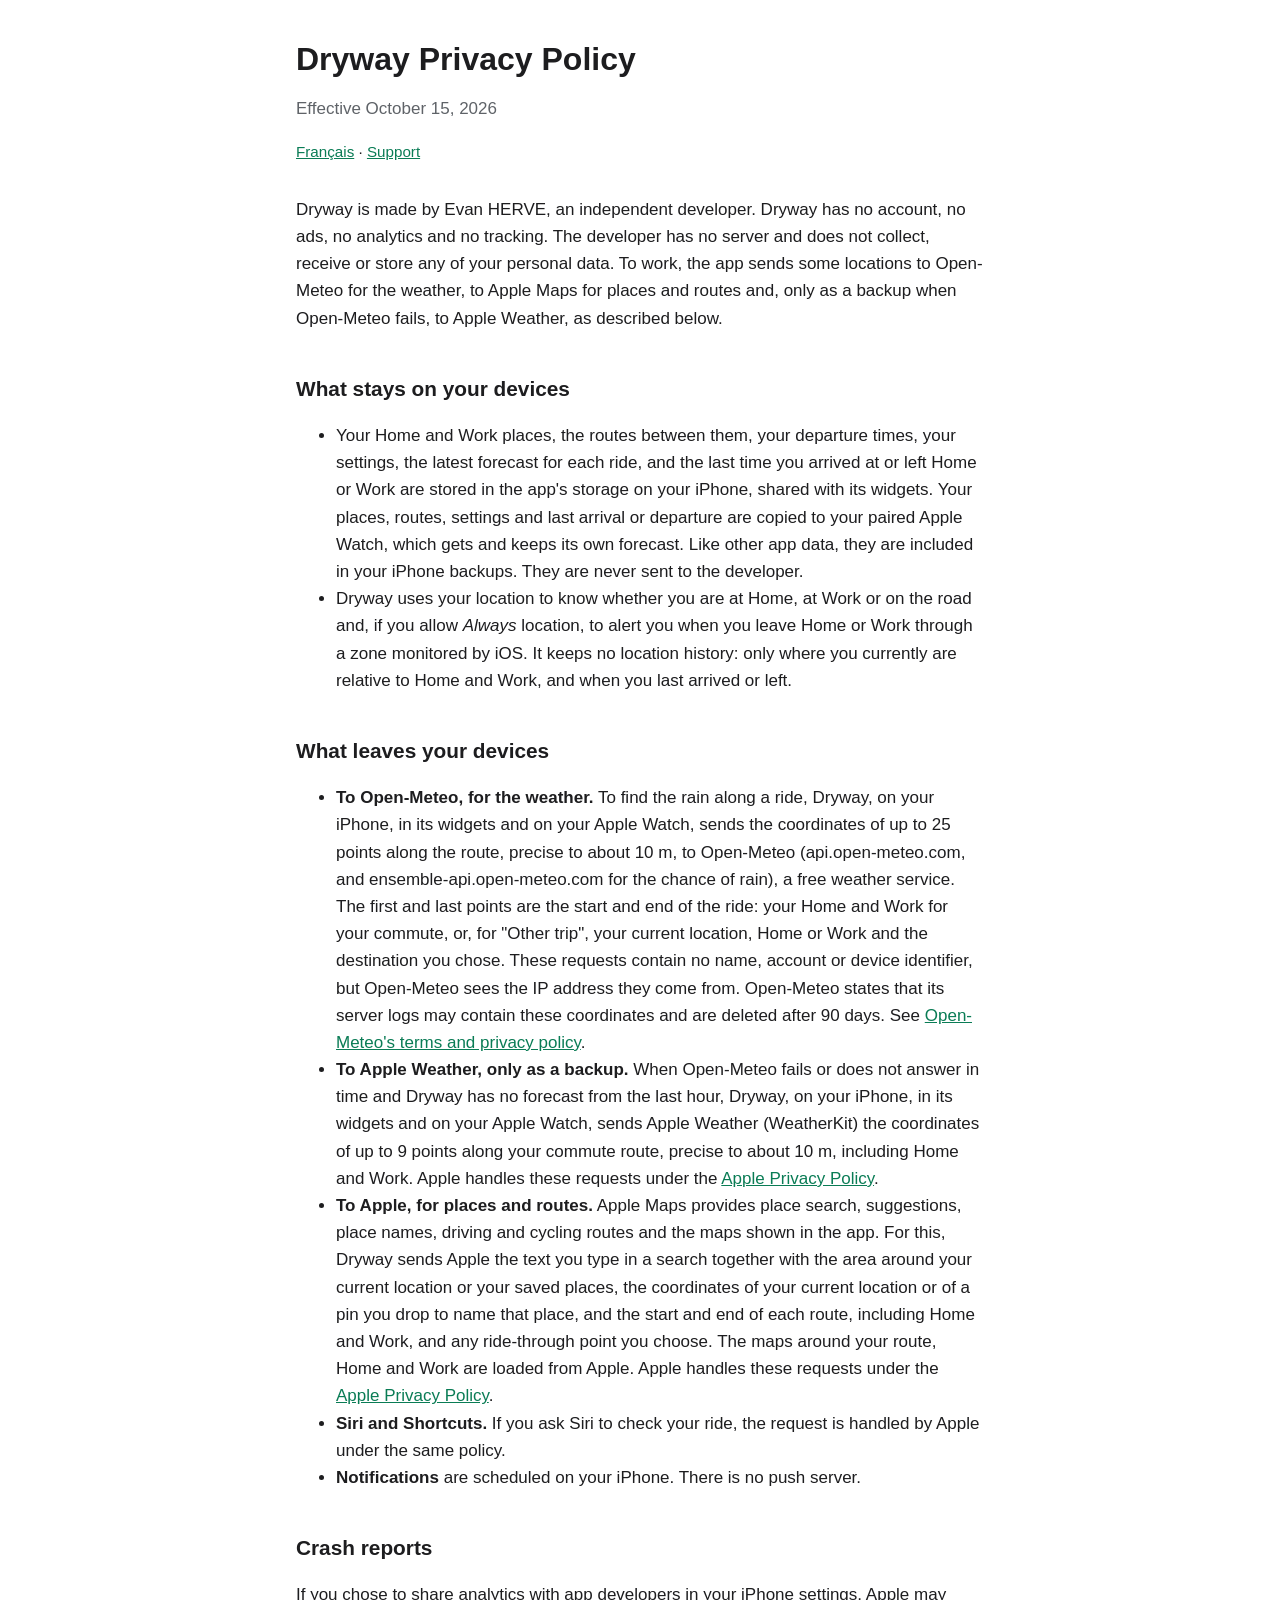
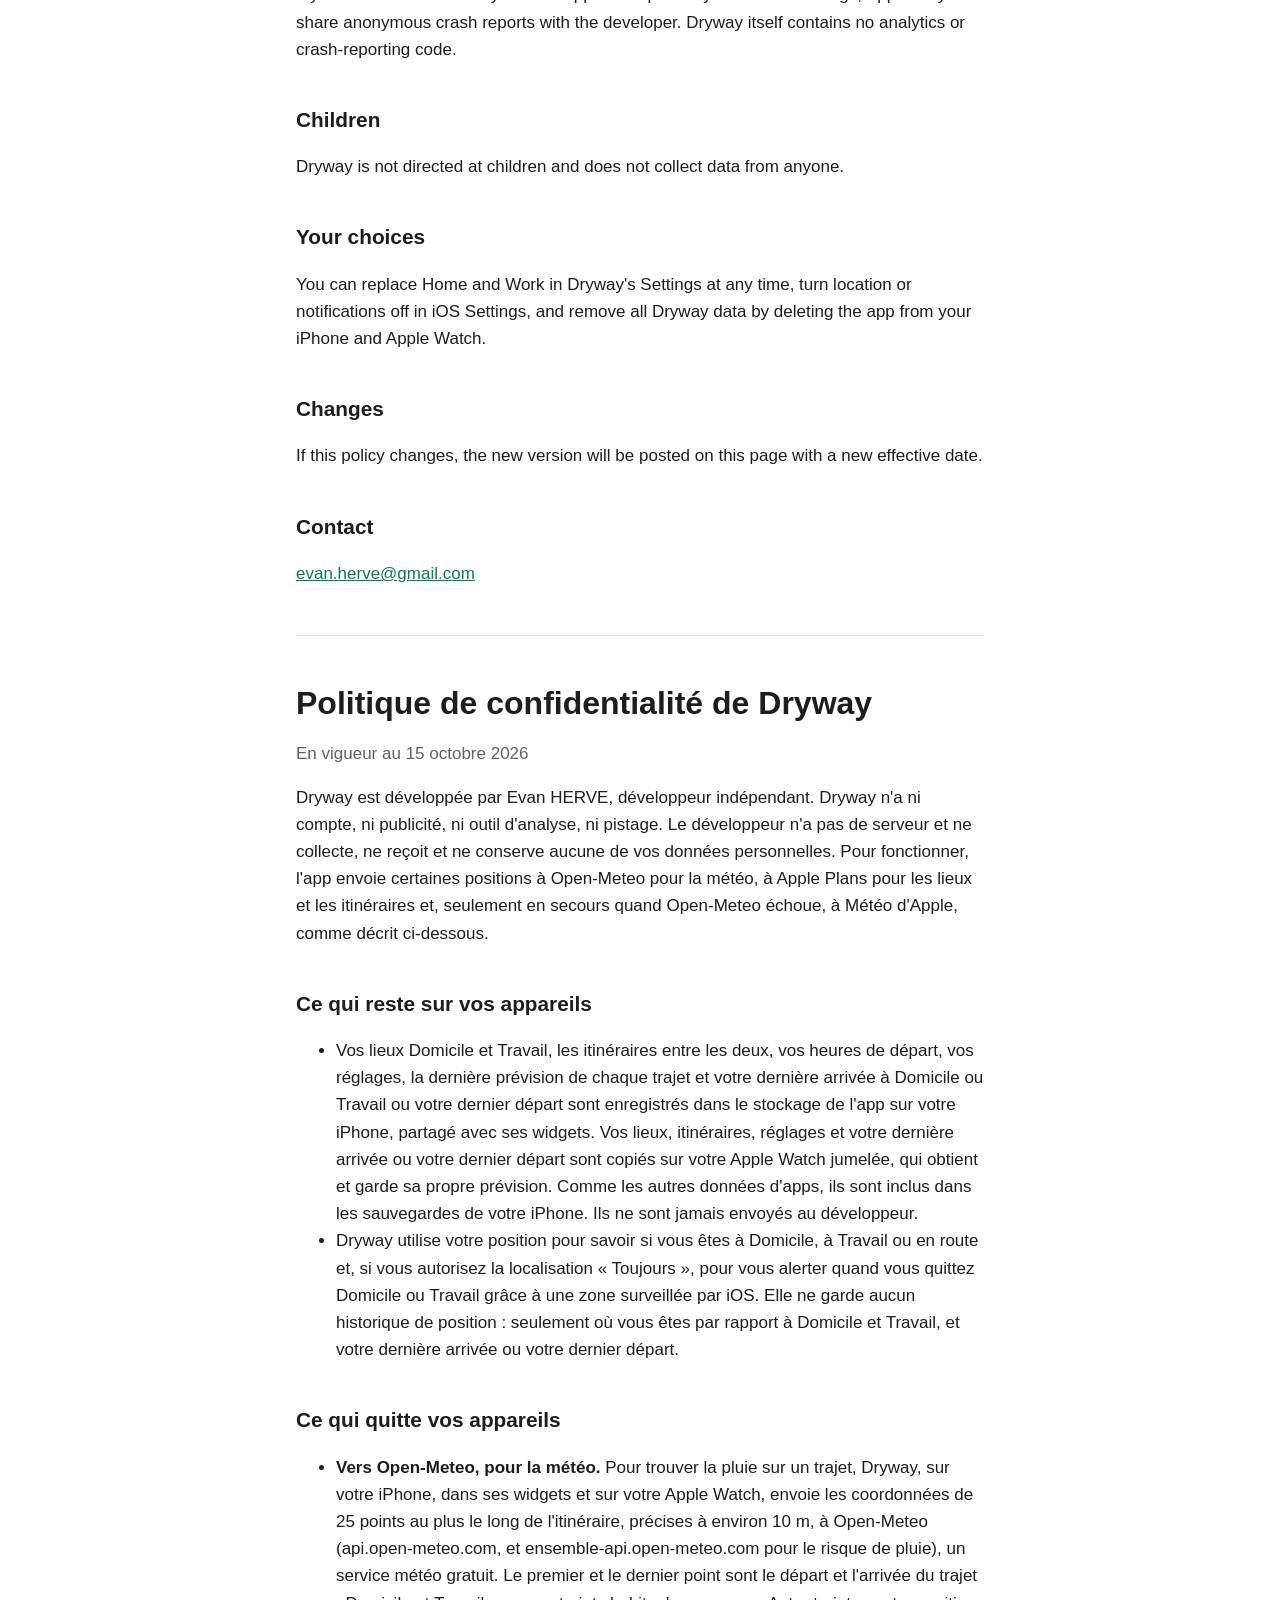
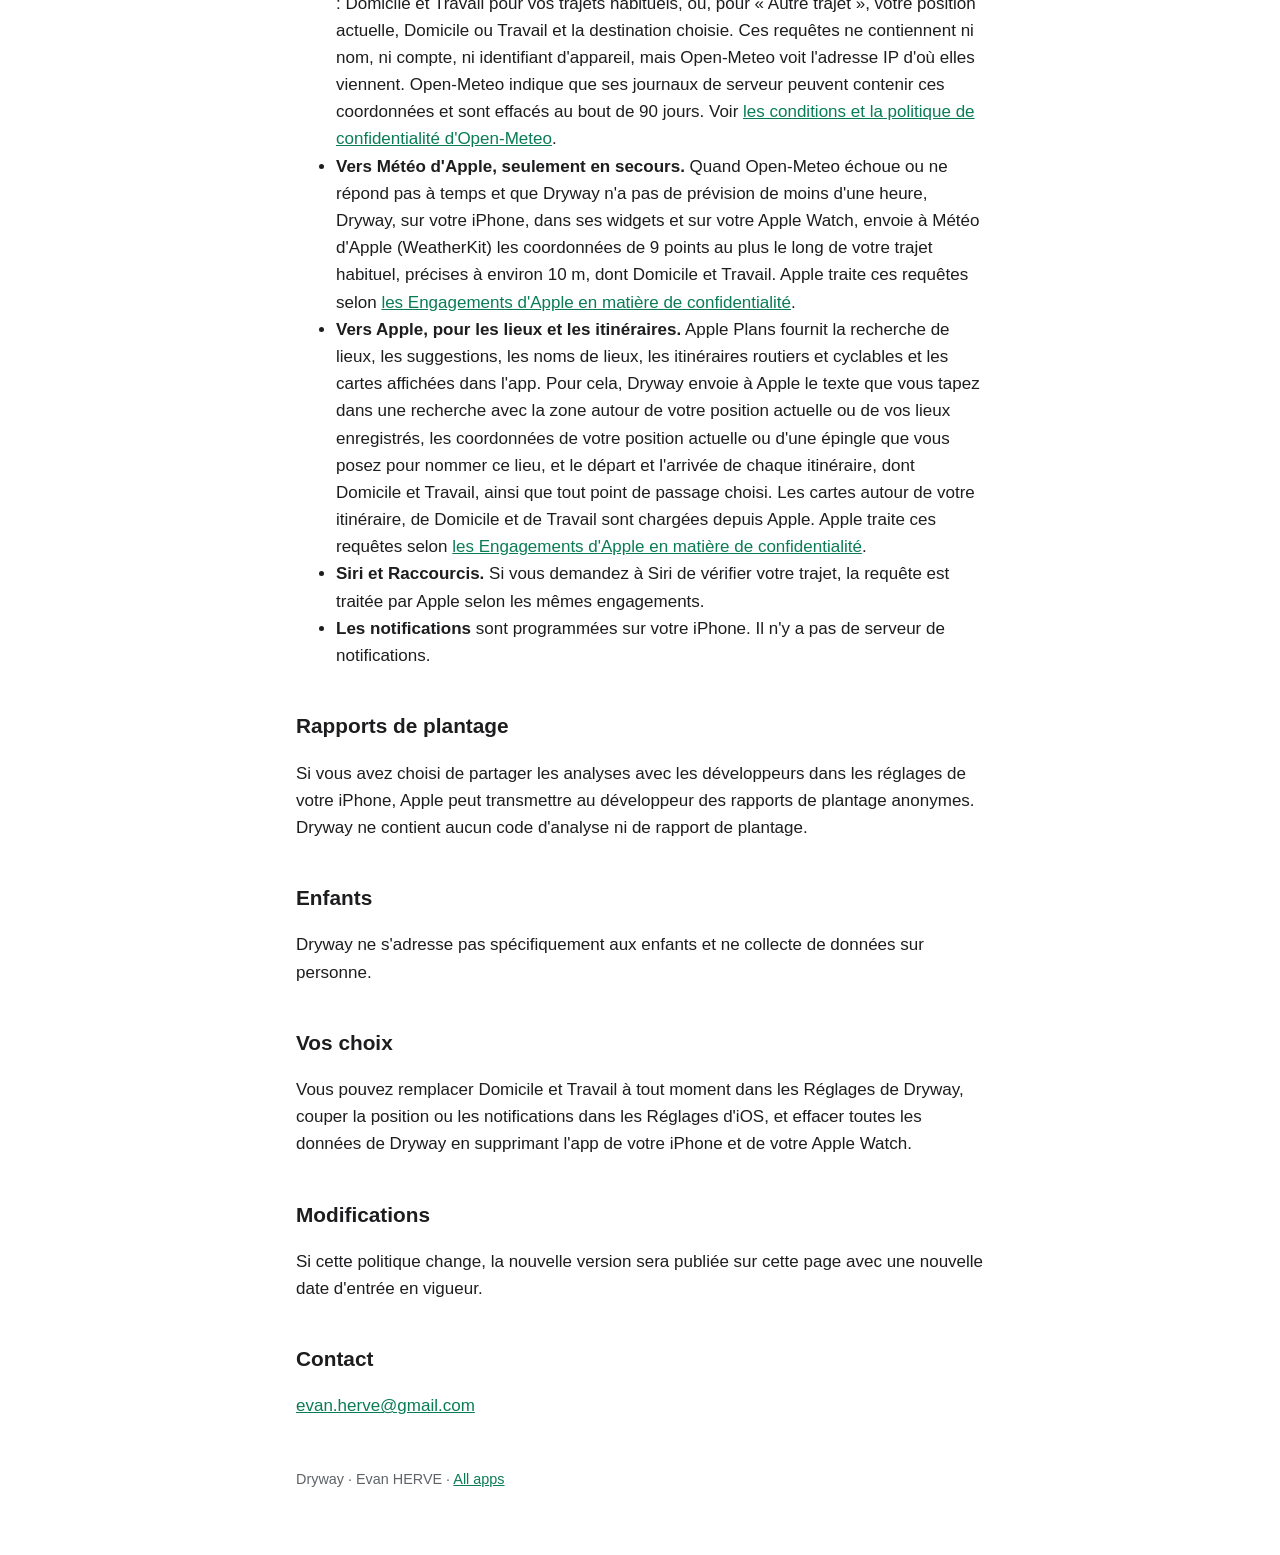
<file: dryway/privacy/index.html>
<!doctype html>
<html lang="en">
<head>
  <meta charset="utf-8">
  <meta name="viewport" content="width=device-width, initial-scale=1">
  <title>Dryway Privacy Policy</title>
  <link rel="stylesheet" href="../../assets/style.css">
</head>
<body>
<main>
  <header>
    <h1>Dryway Privacy Policy</h1>
    <p class="muted">Effective October 15, 2026</p>
    <nav class="lang"><a href="#fr">Français</a> · <a href="../">Support</a></nav>
  </header>

  <p>Dryway is made by Evan HERVE, an independent developer. Dryway has no account, no ads, no analytics and no tracking. The developer has no server and does not collect, receive or store any of your personal data. To work, the app sends some locations to Open-Meteo for the weather, to Apple Maps for places and routes and, only as a backup when Open-Meteo fails, to Apple Weather, as described below.</p>

  <h2>What stays on your devices</h2>
  <ul>
    <li>Your Home and Work places, the routes between them, your departure times, your settings, the latest forecast for each ride, and the last time you arrived at or left Home or Work are stored in the app's storage on your iPhone, shared with its widgets. Your places, routes, settings and last arrival or departure are copied to your paired Apple Watch, which gets and keeps its own forecast. Like other app data, they are included in your iPhone backups. They are never sent to the developer.</li>
    <li>Dryway uses your location to know whether you are at Home, at Work or on the road and, if you allow <em>Always</em> location, to alert you when you leave Home or Work through a zone monitored by iOS. It keeps no location history: only where you currently are relative to Home and Work, and when you last arrived or left.</li>
  </ul>

  <h2>What leaves your devices</h2>
  <ul>
    <li><strong>To Open-Meteo, for the weather.</strong> To find the rain along a ride, Dryway, on your iPhone, in its widgets and on your Apple Watch, sends the coordinates of up to 25 points along the route, precise to about 10 m, to Open-Meteo (api.open-meteo.com, and ensemble-api.open-meteo.com for the chance of rain), a free weather service. The first and last points are the start and end of the ride: your Home and Work for your commute, or, for "Other trip", your current location, Home or Work and the destination you chose. These requests contain no name, account or device identifier, but Open-Meteo sees the IP address they come from. Open-Meteo states that its server logs may contain these coordinates and are deleted after 90 days. See <a href="https://open-meteo.com/en/terms">Open-Meteo's terms and privacy policy</a>.</li>
    <li><strong>To Apple Weather, only as a backup.</strong> When Open-Meteo fails or does not answer in time and Dryway has no forecast from the last hour, Dryway, on your iPhone, in its widgets and on your Apple Watch, sends Apple Weather (WeatherKit) the coordinates of up to 9 points along your commute route, precise to about 10 m, including Home and Work. Apple handles these requests under the <a href="https://www.apple.com/legal/privacy/">Apple Privacy Policy</a>.</li>
    <li><strong>To Apple, for places and routes.</strong> Apple Maps provides place search, suggestions, place names, driving and cycling routes and the maps shown in the app. For this, Dryway sends Apple the text you type in a search together with the area around your current location or your saved places, the coordinates of your current location or of a pin you drop to name that place, and the start and end of each route, including Home and Work, and any ride-through point you choose. The maps around your route, Home and Work are loaded from Apple. Apple handles these requests under the <a href="https://www.apple.com/legal/privacy/">Apple Privacy Policy</a>.</li>
    <li><strong>Siri and Shortcuts.</strong> If you ask Siri to check your ride, the request is handled by Apple under the same policy.</li>
    <li><strong>Notifications</strong> are scheduled on your iPhone. There is no push server.</li>
  </ul>

  <h2>Crash reports</h2>
  <p>If you chose to share analytics with app developers in your iPhone settings, Apple may share anonymous crash reports with the developer. Dryway itself contains no analytics or crash-reporting code.</p>

  <h2>Children</h2>
  <p>Dryway is not directed at children and does not collect data from anyone.</p>

  <h2>Your choices</h2>
  <p>You can replace Home and Work in Dryway's Settings at any time, turn location or notifications off in iOS Settings, and remove all Dryway data by deleting the app from your iPhone and Apple Watch.</p>

  <h2>Changes</h2>
  <p>If this policy changes, the new version will be posted on this page with a new effective date.</p>

  <h2>Contact</h2>
  <p><a href="mailto:evan.herve@gmail.com?subject=Dryway%20privacy">evan.herve@gmail.com</a></p>

  <hr>

  <section id="fr" lang="fr">
    <h1>Politique de confidentialité de Dryway</h1>
    <p class="muted">En vigueur au 15 octobre 2026</p>

    <p>Dryway est développée par Evan HERVE, développeur indépendant. Dryway n'a ni compte, ni publicité, ni outil d'analyse, ni pistage. Le développeur n'a pas de serveur et ne collecte, ne reçoit et ne conserve aucune de vos données personnelles. Pour fonctionner, l'app envoie certaines positions à Open-Meteo pour la météo, à Apple Plans pour les lieux et les itinéraires et, seulement en secours quand Open-Meteo échoue, à Météo d'Apple, comme décrit ci-dessous.</p>

    <h2>Ce qui reste sur vos appareils</h2>
    <ul>
      <li>Vos lieux Domicile et Travail, les itinéraires entre les deux, vos heures de départ, vos réglages, la dernière prévision de chaque trajet et votre dernière arrivée à Domicile ou Travail ou votre dernier départ sont enregistrés dans le stockage de l'app sur votre iPhone, partagé avec ses widgets. Vos lieux, itinéraires, réglages et votre dernière arrivée ou votre dernier départ sont copiés sur votre Apple Watch jumelée, qui obtient et garde sa propre prévision. Comme les autres données d'apps, ils sont inclus dans les sauvegardes de votre iPhone. Ils ne sont jamais envoyés au développeur.</li>
      <li>Dryway utilise votre position pour savoir si vous êtes à Domicile, à Travail ou en route et, si vous autorisez la localisation « Toujours », pour vous alerter quand vous quittez Domicile ou Travail grâce à une zone surveillée par iOS. Elle ne garde aucun historique de position : seulement où vous êtes par rapport à Domicile et Travail, et votre dernière arrivée ou votre dernier départ.</li>
    </ul>

    <h2>Ce qui quitte vos appareils</h2>
    <ul>
      <li><strong>Vers Open-Meteo, pour la météo.</strong> Pour trouver la pluie sur un trajet, Dryway, sur votre iPhone, dans ses widgets et sur votre Apple Watch, envoie les coordonnées de 25 points au plus le long de l'itinéraire, précises à environ 10 m, à Open-Meteo (api.open-meteo.com, et ensemble-api.open-meteo.com pour le risque de pluie), un service météo gratuit. Le premier et le dernier point sont le départ et l'arrivée du trajet : Domicile et Travail pour vos trajets habituels, ou, pour « Autre trajet », votre position actuelle, Domicile ou Travail et la destination choisie. Ces requêtes ne contiennent ni nom, ni compte, ni identifiant d'appareil, mais Open-Meteo voit l'adresse IP d'où elles viennent. Open-Meteo indique que ses journaux de serveur peuvent contenir ces coordonnées et sont effacés au bout de 90 jours. Voir <a href="https://open-meteo.com/en/terms">les conditions et la politique de confidentialité d'Open-Meteo</a>.</li>
      <li><strong>Vers Météo d'Apple, seulement en secours.</strong> Quand Open-Meteo échoue ou ne répond pas à temps et que Dryway n'a pas de prévision de moins d'une heure, Dryway, sur votre iPhone, dans ses widgets et sur votre Apple Watch, envoie à Météo d'Apple (WeatherKit) les coordonnées de 9 points au plus le long de votre trajet habituel, précises à environ 10 m, dont Domicile et Travail. Apple traite ces requêtes selon <a href="https://www.apple.com/fr/legal/privacy/">les Engagements d'Apple en matière de confidentialité</a>.</li>
      <li><strong>Vers Apple, pour les lieux et les itinéraires.</strong> Apple Plans fournit la recherche de lieux, les suggestions, les noms de lieux, les itinéraires routiers et cyclables et les cartes affichées dans l'app. Pour cela, Dryway envoie à Apple le texte que vous tapez dans une recherche avec la zone autour de votre position actuelle ou de vos lieux enregistrés, les coordonnées de votre position actuelle ou d'une épingle que vous posez pour nommer ce lieu, et le départ et l'arrivée de chaque itinéraire, dont Domicile et Travail, ainsi que tout point de passage choisi. Les cartes autour de votre itinéraire, de Domicile et de Travail sont chargées depuis Apple. Apple traite ces requêtes selon <a href="https://www.apple.com/fr/legal/privacy/">les Engagements d'Apple en matière de confidentialité</a>.</li>
      <li><strong>Siri et Raccourcis.</strong> Si vous demandez à Siri de vérifier votre trajet, la requête est traitée par Apple selon les mêmes engagements.</li>
      <li><strong>Les notifications</strong> sont programmées sur votre iPhone. Il n'y a pas de serveur de notifications.</li>
    </ul>

    <h2>Rapports de plantage</h2>
    <p>Si vous avez choisi de partager les analyses avec les développeurs dans les réglages de votre iPhone, Apple peut transmettre au développeur des rapports de plantage anonymes. Dryway ne contient aucun code d'analyse ni de rapport de plantage.</p>

    <h2>Enfants</h2>
    <p>Dryway ne s'adresse pas spécifiquement aux enfants et ne collecte de données sur personne.</p>

    <h2>Vos choix</h2>
    <p>Vous pouvez remplacer Domicile et Travail à tout moment dans les Réglages de Dryway, couper la position ou les notifications dans les Réglages d'iOS, et effacer toutes les données de Dryway en supprimant l'app de votre iPhone et de votre Apple Watch.</p>

    <h2>Modifications</h2>
    <p>Si cette politique change, la nouvelle version sera publiée sur cette page avec une nouvelle date d'entrée en vigueur.</p>

    <h2>Contact</h2>
    <p><a href="mailto:evan.herve@gmail.com?subject=Dryway%20confidentialit%C3%A9">evan.herve@gmail.com</a></p>
  </section>

  <footer>Dryway · Evan HERVE · <a href="../../">All apps</a></footer>
</main>
</body>
</html>
</file>
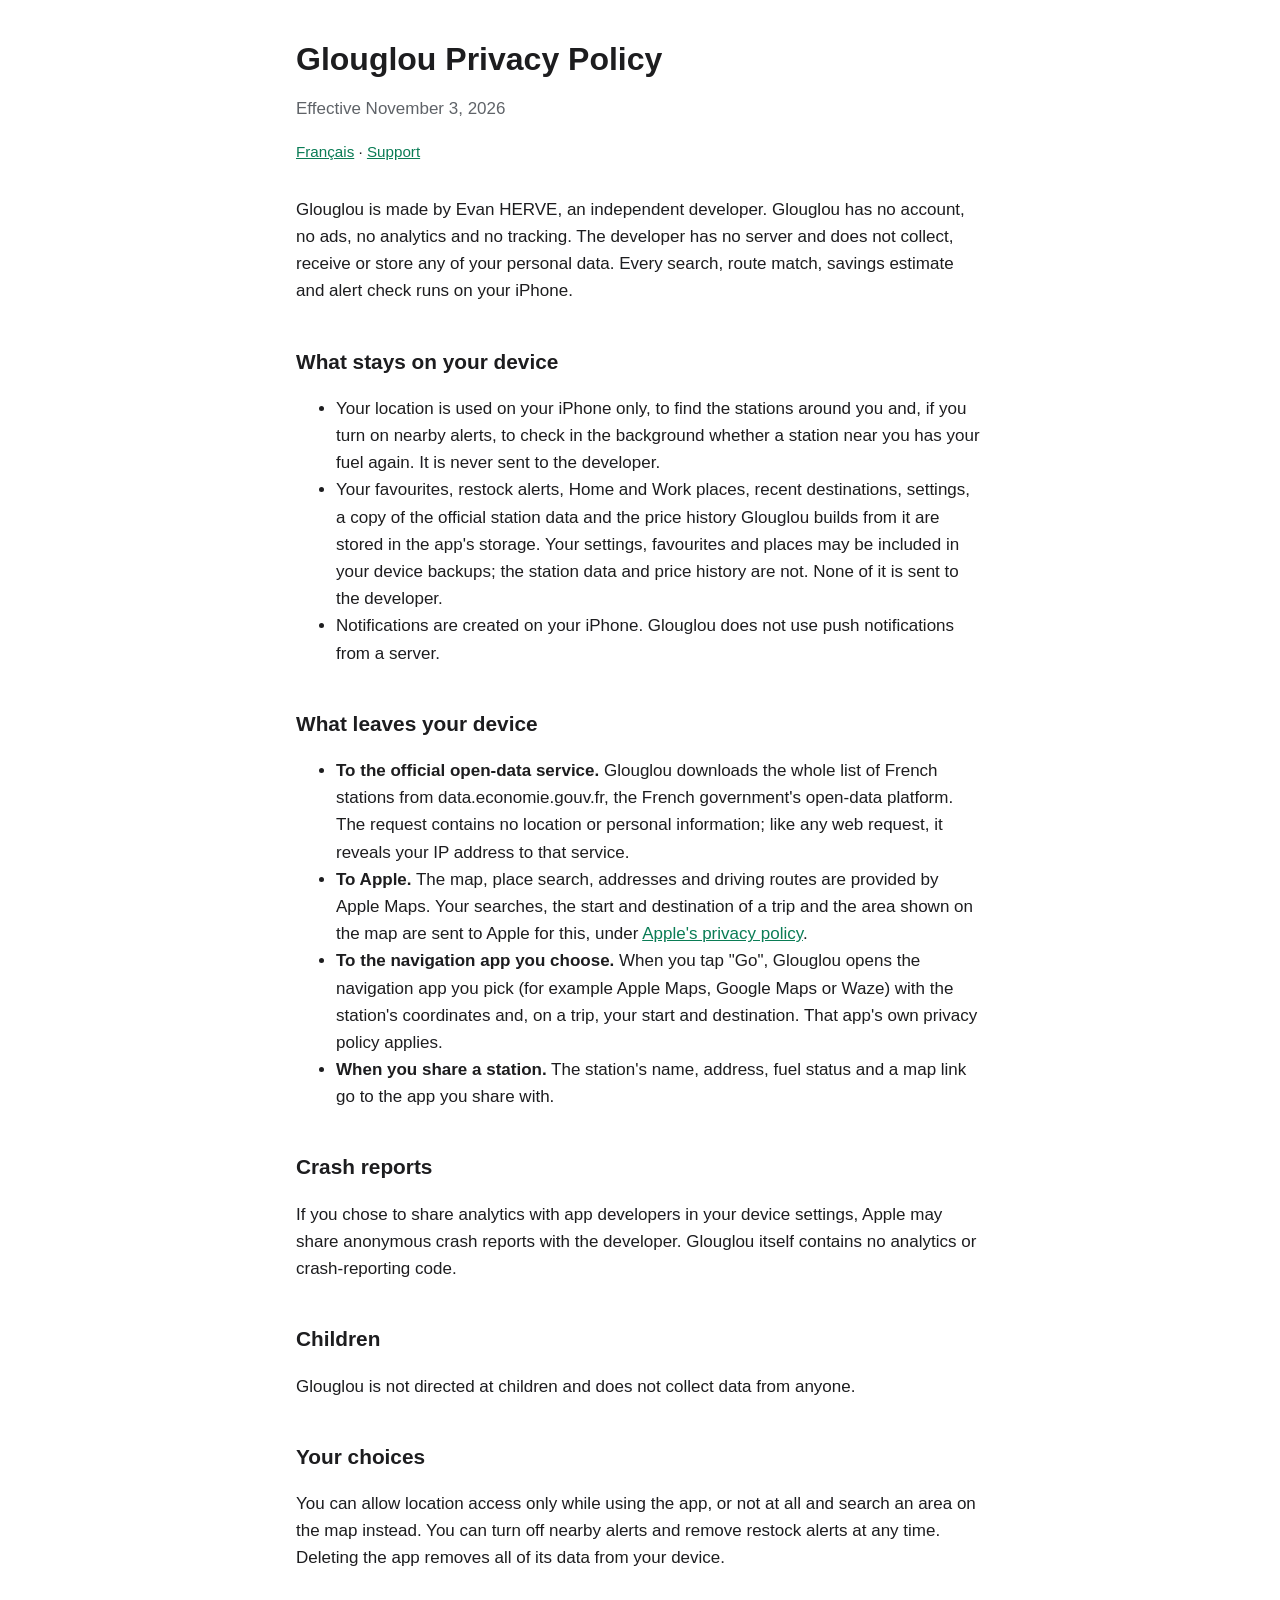
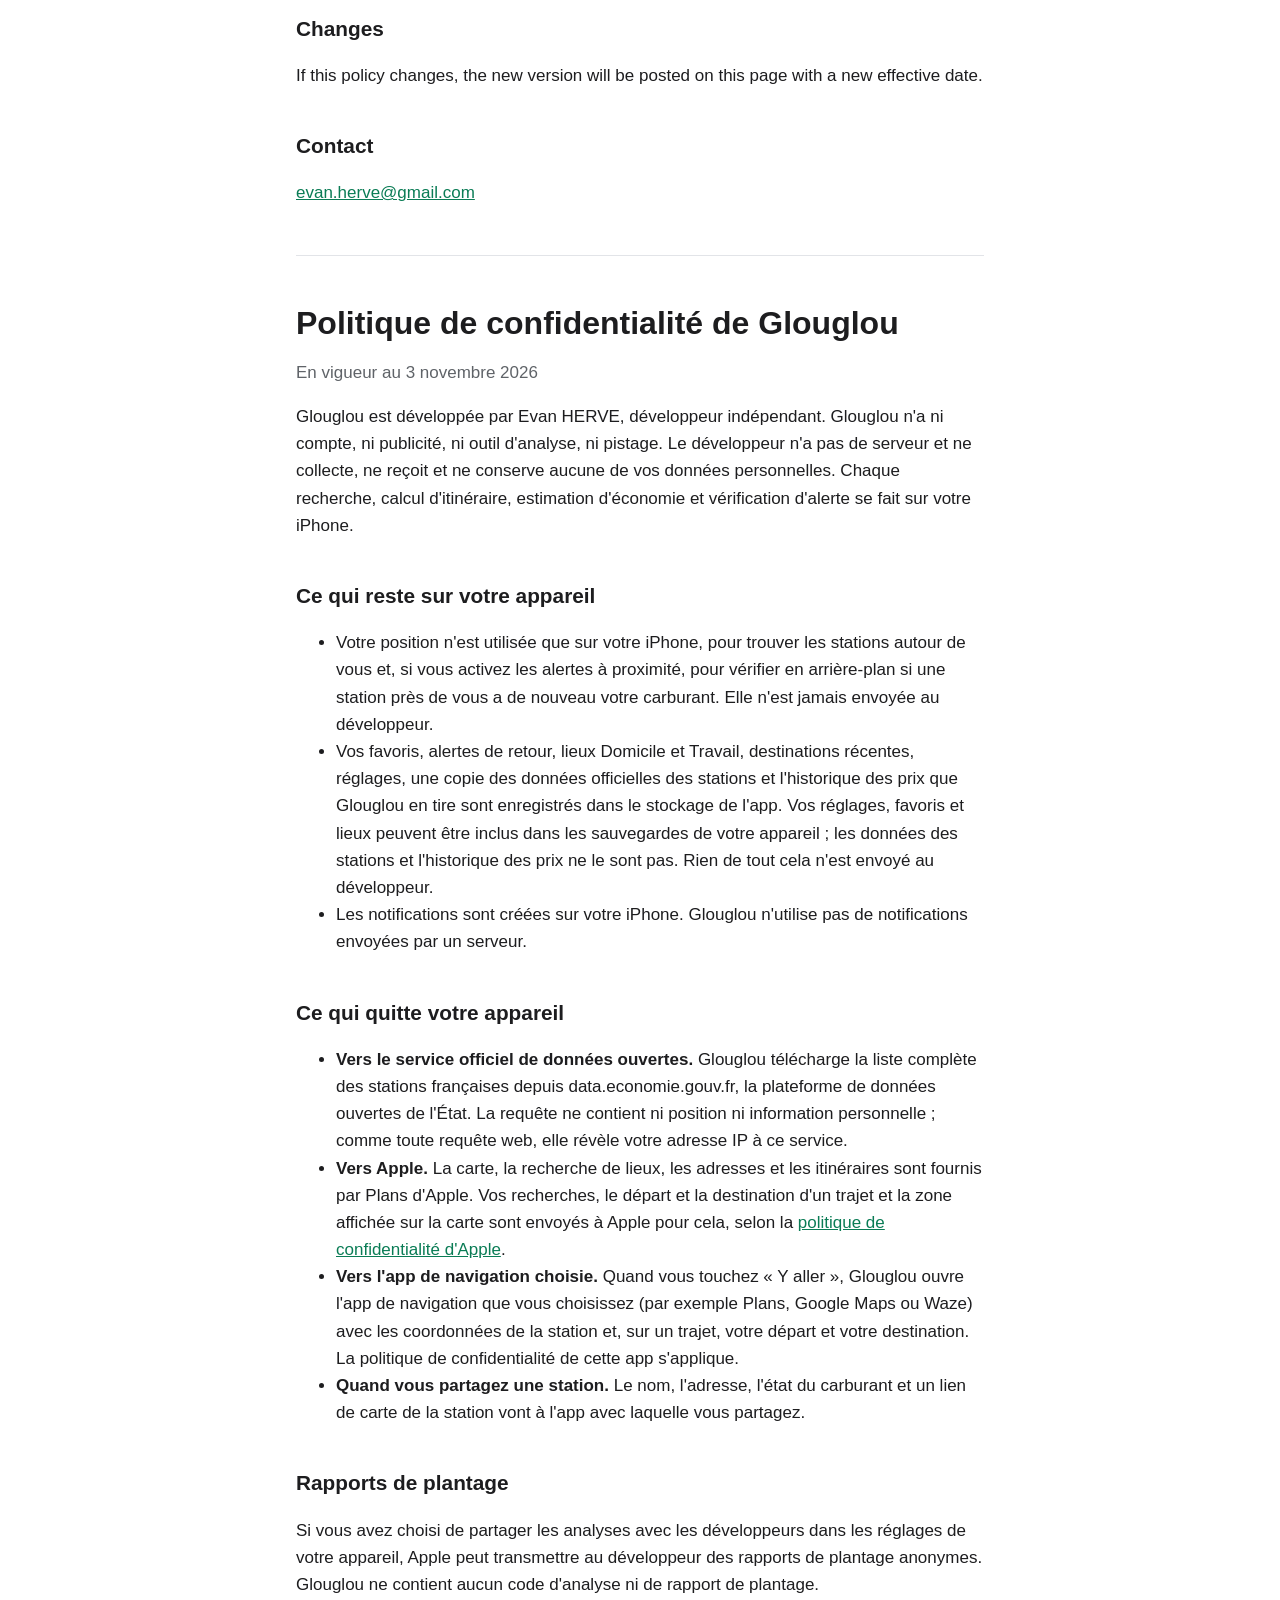
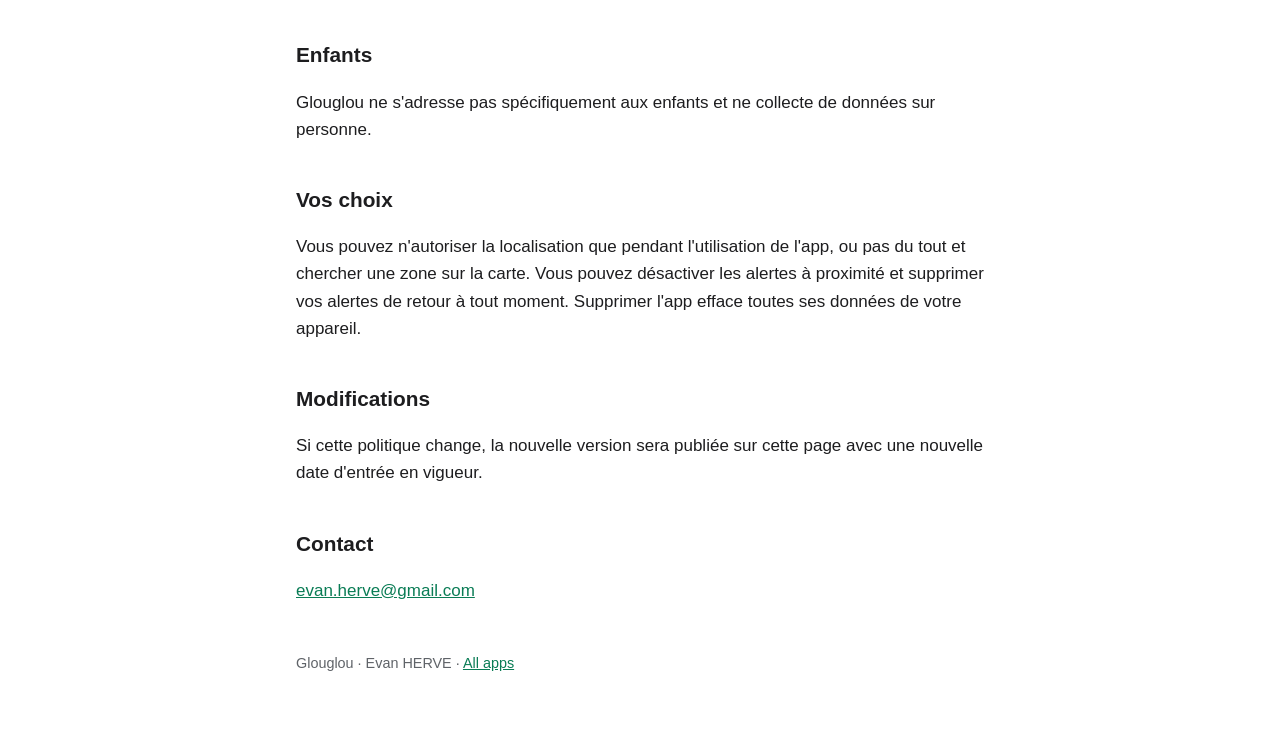
<file: glouglou/privacy/index.html>
<!doctype html>
<html lang="en">
<head>
  <meta charset="utf-8">
  <meta name="viewport" content="width=device-width, initial-scale=1">
  <title>Glouglou Privacy Policy</title>
  <link rel="stylesheet" href="../../assets/style.css">
</head>
<body>
<main>
  <header>
    <h1>Glouglou Privacy Policy</h1>
    <p class="muted">Effective November 3, 2026</p>
    <nav class="lang"><a href="#fr">Français</a> · <a href="../">Support</a></nav>
  </header>

  <p>Glouglou is made by Evan HERVE, an independent developer. Glouglou has no account, no ads, no analytics and no tracking. The developer has no server and does not collect, receive or store any of your personal data. Every search, route match, savings estimate and alert check runs on your iPhone.</p>

  <h2>What stays on your device</h2>
  <ul>
    <li>Your location is used on your iPhone only, to find the stations around you and, if you turn on nearby alerts, to check in the background whether a station near you has your fuel again. It is never sent to the developer.</li>
    <li>Your favourites, restock alerts, Home and Work places, recent destinations, settings, a copy of the official station data and the price history Glouglou builds from it are stored in the app's storage. Your settings, favourites and places may be included in your device backups; the station data and price history are not. None of it is sent to the developer.</li>
    <li>Notifications are created on your iPhone. Glouglou does not use push notifications from a server.</li>
  </ul>

  <h2>What leaves your device</h2>
  <ul>
    <li><strong>To the official open-data service.</strong> Glouglou downloads the whole list of French stations from data.economie.gouv.fr, the French government's open-data platform. The request contains no location or personal information; like any web request, it reveals your IP address to that service.</li>
    <li><strong>To Apple.</strong> The map, place search, addresses and driving routes are provided by Apple Maps. Your searches, the start and destination of a trip and the area shown on the map are sent to Apple for this, under <a href="https://www.apple.com/legal/privacy/">Apple's privacy policy</a>.</li>
    <li><strong>To the navigation app you choose.</strong> When you tap "Go", Glouglou opens the navigation app you pick (for example Apple Maps, Google Maps or Waze) with the station's coordinates and, on a trip, your start and destination. That app's own privacy policy applies.</li>
    <li><strong>When you share a station.</strong> The station's name, address, fuel status and a map link go to the app you share with.</li>
  </ul>

  <h2>Crash reports</h2>
  <p>If you chose to share analytics with app developers in your device settings, Apple may share anonymous crash reports with the developer. Glouglou itself contains no analytics or crash-reporting code.</p>

  <h2>Children</h2>
  <p>Glouglou is not directed at children and does not collect data from anyone.</p>

  <h2>Your choices</h2>
  <p>You can allow location access only while using the app, or not at all and search an area on the map instead. You can turn off nearby alerts and remove restock alerts at any time. Deleting the app removes all of its data from your device.</p>

  <h2>Changes</h2>
  <p>If this policy changes, the new version will be posted on this page with a new effective date.</p>

  <h2>Contact</h2>
  <p><a href="mailto:evan.herve@gmail.com?subject=Glouglou%20privacy">evan.herve@gmail.com</a></p>

  <hr>

  <section id="fr" lang="fr">
    <h1>Politique de confidentialité de Glouglou</h1>
    <p class="muted">En vigueur au 3 novembre 2026</p>

    <p>Glouglou est développée par Evan HERVE, développeur indépendant. Glouglou n'a ni compte, ni publicité, ni outil d'analyse, ni pistage. Le développeur n'a pas de serveur et ne collecte, ne reçoit et ne conserve aucune de vos données personnelles. Chaque recherche, calcul d'itinéraire, estimation d'économie et vérification d'alerte se fait sur votre iPhone.</p>

    <h2>Ce qui reste sur votre appareil</h2>
    <ul>
      <li>Votre position n'est utilisée que sur votre iPhone, pour trouver les stations autour de vous et, si vous activez les alertes à proximité, pour vérifier en arrière-plan si une station près de vous a de nouveau votre carburant. Elle n'est jamais envoyée au développeur.</li>
      <li>Vos favoris, alertes de retour, lieux Domicile et Travail, destinations récentes, réglages, une copie des données officielles des stations et l'historique des prix que Glouglou en tire sont enregistrés dans le stockage de l'app. Vos réglages, favoris et lieux peuvent être inclus dans les sauvegardes de votre appareil ; les données des stations et l'historique des prix ne le sont pas. Rien de tout cela n'est envoyé au développeur.</li>
      <li>Les notifications sont créées sur votre iPhone. Glouglou n'utilise pas de notifications envoyées par un serveur.</li>
    </ul>

    <h2>Ce qui quitte votre appareil</h2>
    <ul>
      <li><strong>Vers le service officiel de données ouvertes.</strong> Glouglou télécharge la liste complète des stations françaises depuis data.economie.gouv.fr, la plateforme de données ouvertes de l'État. La requête ne contient ni position ni information personnelle ; comme toute requête web, elle révèle votre adresse IP à ce service.</li>
      <li><strong>Vers Apple.</strong> La carte, la recherche de lieux, les adresses et les itinéraires sont fournis par Plans d'Apple. Vos recherches, le départ et la destination d'un trajet et la zone affichée sur la carte sont envoyés à Apple pour cela, selon la <a href="https://www.apple.com/fr/legal/privacy/">politique de confidentialité d'Apple</a>.</li>
      <li><strong>Vers l'app de navigation choisie.</strong> Quand vous touchez « Y aller », Glouglou ouvre l'app de navigation que vous choisissez (par exemple Plans, Google Maps ou Waze) avec les coordonnées de la station et, sur un trajet, votre départ et votre destination. La politique de confidentialité de cette app s'applique.</li>
      <li><strong>Quand vous partagez une station.</strong> Le nom, l'adresse, l'état du carburant et un lien de carte de la station vont à l'app avec laquelle vous partagez.</li>
    </ul>

    <h2>Rapports de plantage</h2>
    <p>Si vous avez choisi de partager les analyses avec les développeurs dans les réglages de votre appareil, Apple peut transmettre au développeur des rapports de plantage anonymes. Glouglou ne contient aucun code d'analyse ni de rapport de plantage.</p>

    <h2>Enfants</h2>
    <p>Glouglou ne s'adresse pas spécifiquement aux enfants et ne collecte de données sur personne.</p>

    <h2>Vos choix</h2>
    <p>Vous pouvez n'autoriser la localisation que pendant l'utilisation de l'app, ou pas du tout et chercher une zone sur la carte. Vous pouvez désactiver les alertes à proximité et supprimer vos alertes de retour à tout moment. Supprimer l'app efface toutes ses données de votre appareil.</p>

    <h2>Modifications</h2>
    <p>Si cette politique change, la nouvelle version sera publiée sur cette page avec une nouvelle date d'entrée en vigueur.</p>

    <h2>Contact</h2>
    <p><a href="mailto:evan.herve@gmail.com?subject=Glouglou%20confidentialit%C3%A9">evan.herve@gmail.com</a></p>
  </section>

  <footer>Glouglou · Evan HERVE · <a href="../../">All apps</a></footer>
</main>
</body>
</html>
</file>
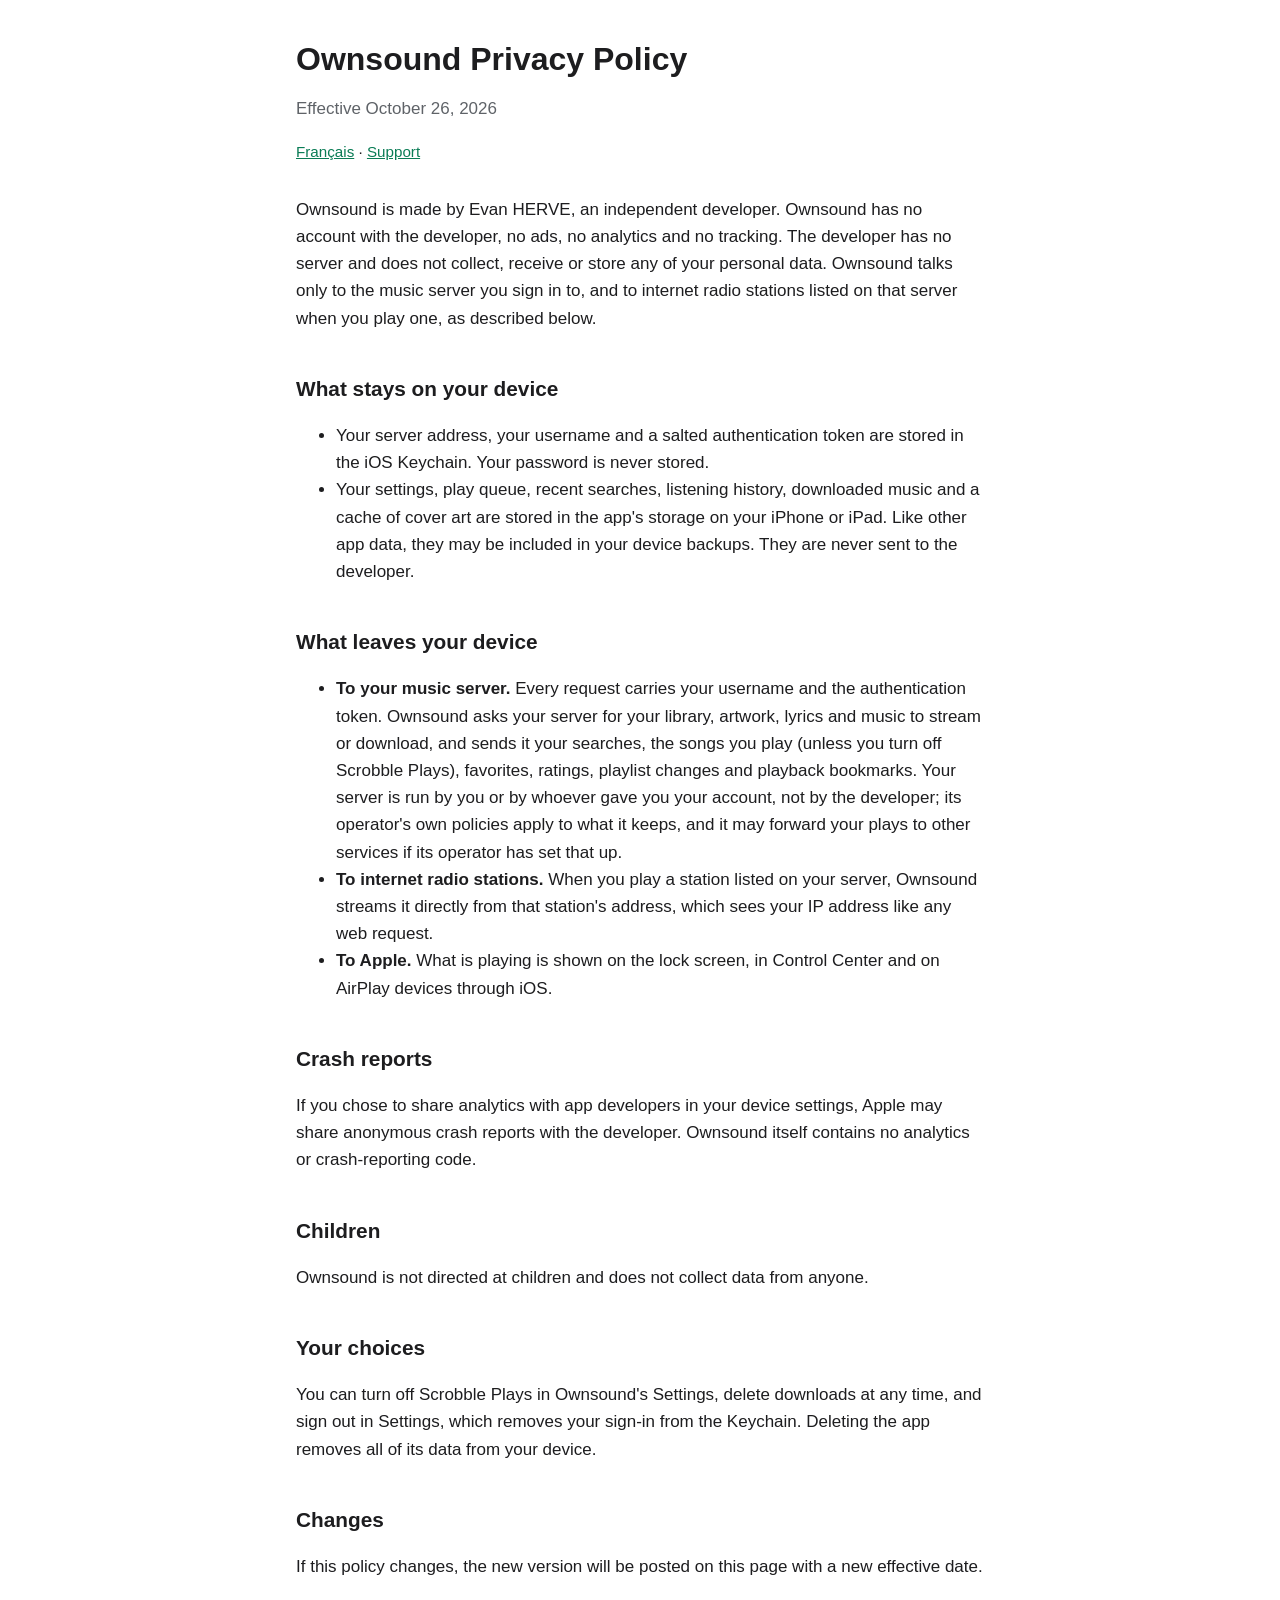
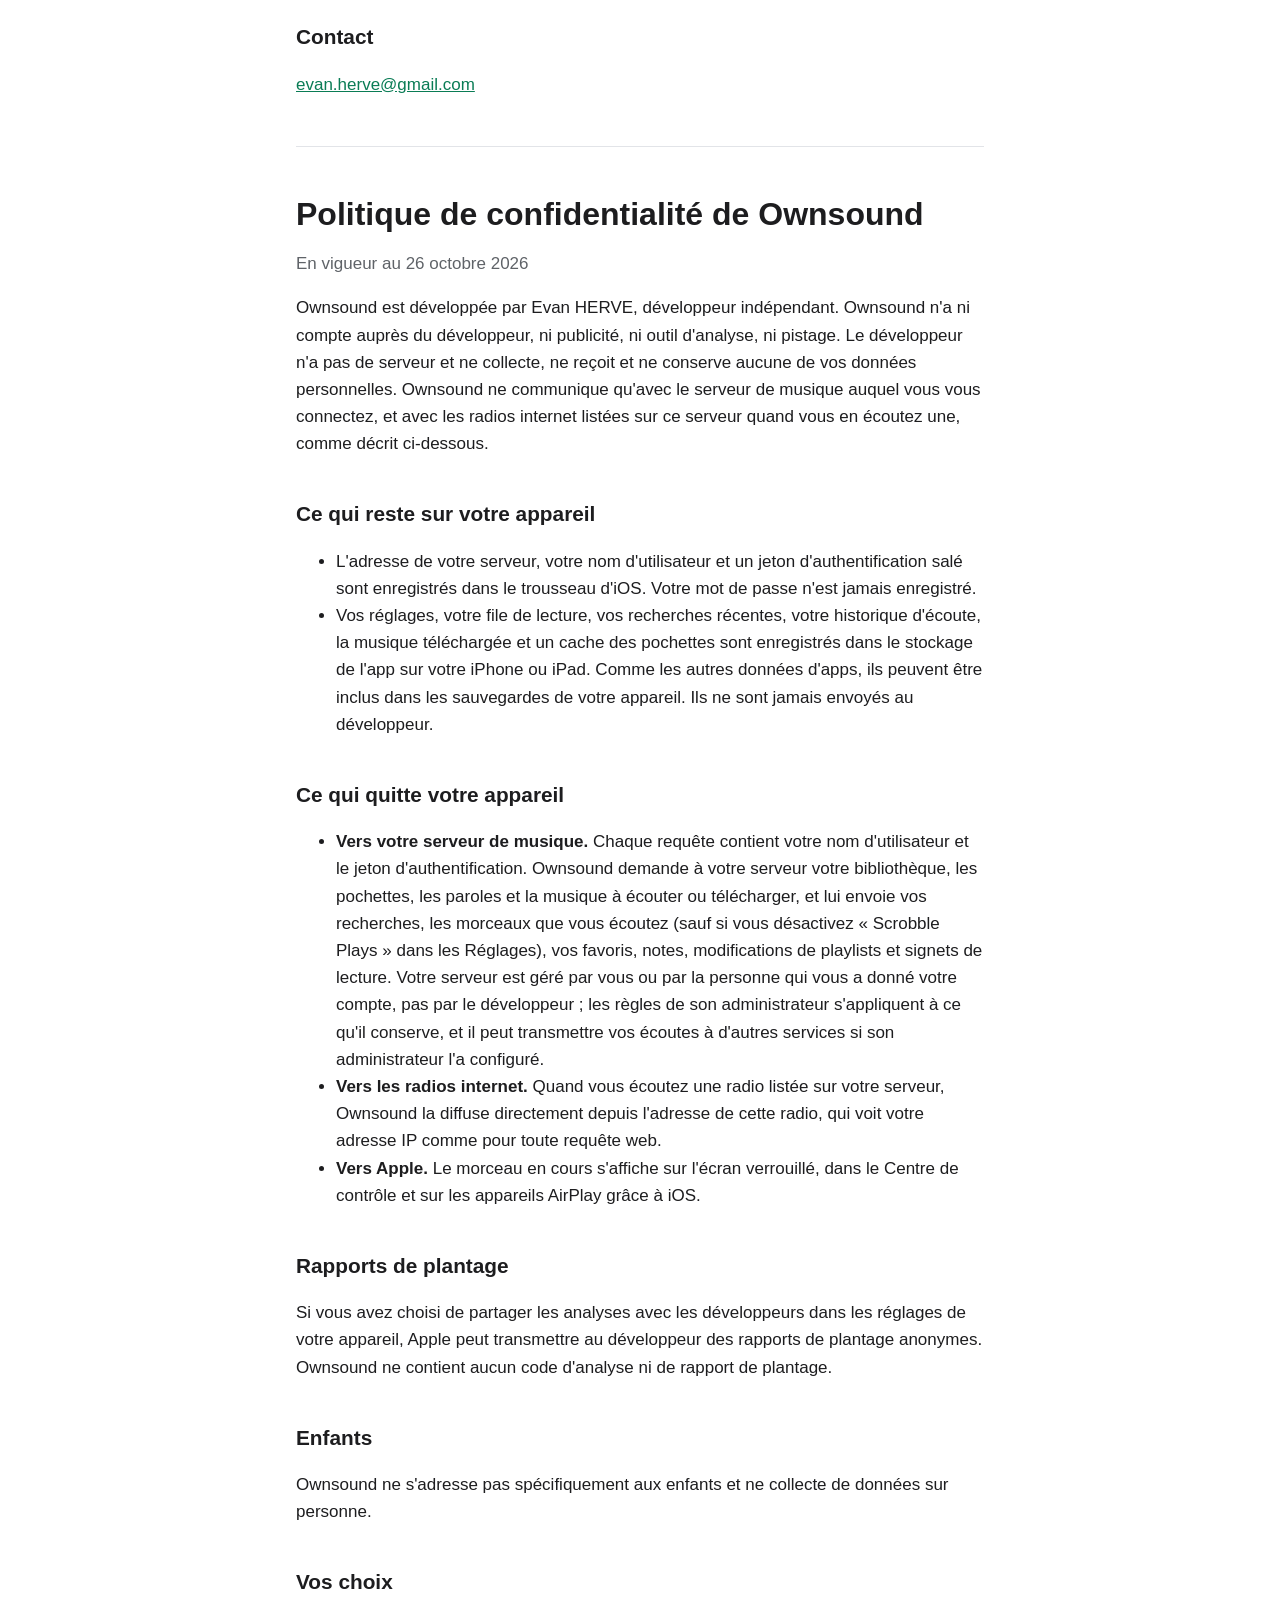
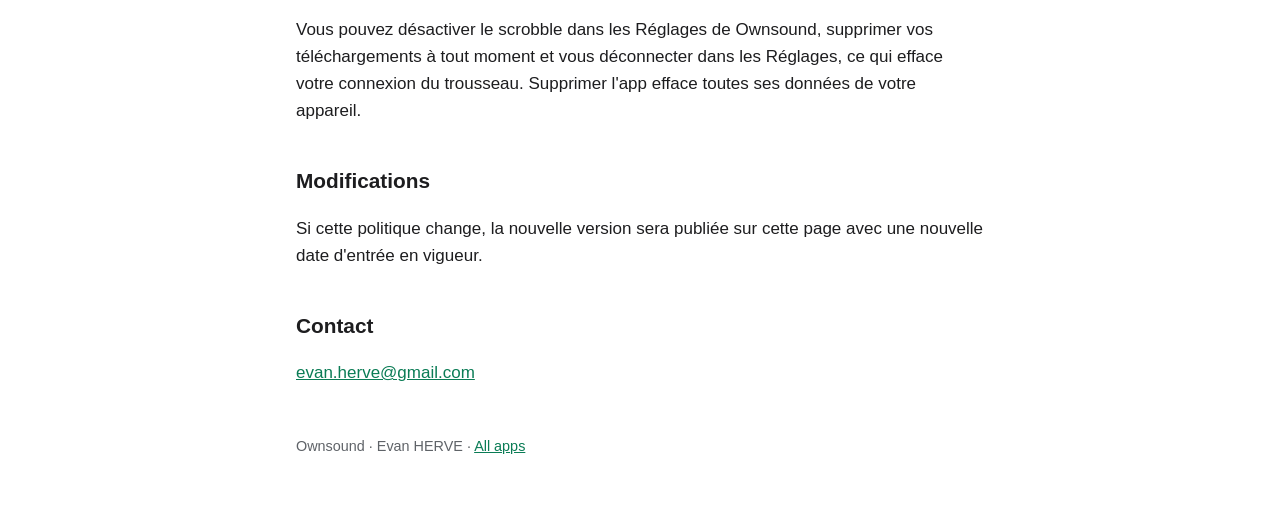
<file: navibeat/privacy/index.html>
<!doctype html>
<html lang="en">
<head>
  <meta charset="utf-8">
  <meta name="viewport" content="width=device-width, initial-scale=1">
  <title>Ownsound Privacy Policy</title>
  <meta http-equiv="refresh" content="0; url=../../ownsound/privacy/">
  <link rel="canonical" href="../../ownsound/privacy/">
  <link rel="stylesheet" href="../../assets/style.css">
</head>
<body>
<main>
  <p>NaviBeat is now Ownsound. This page has moved to <a href="../../ownsound/privacy/">../../ownsound/privacy/</a>.</p>
</main>
</body>
</html>
</file>
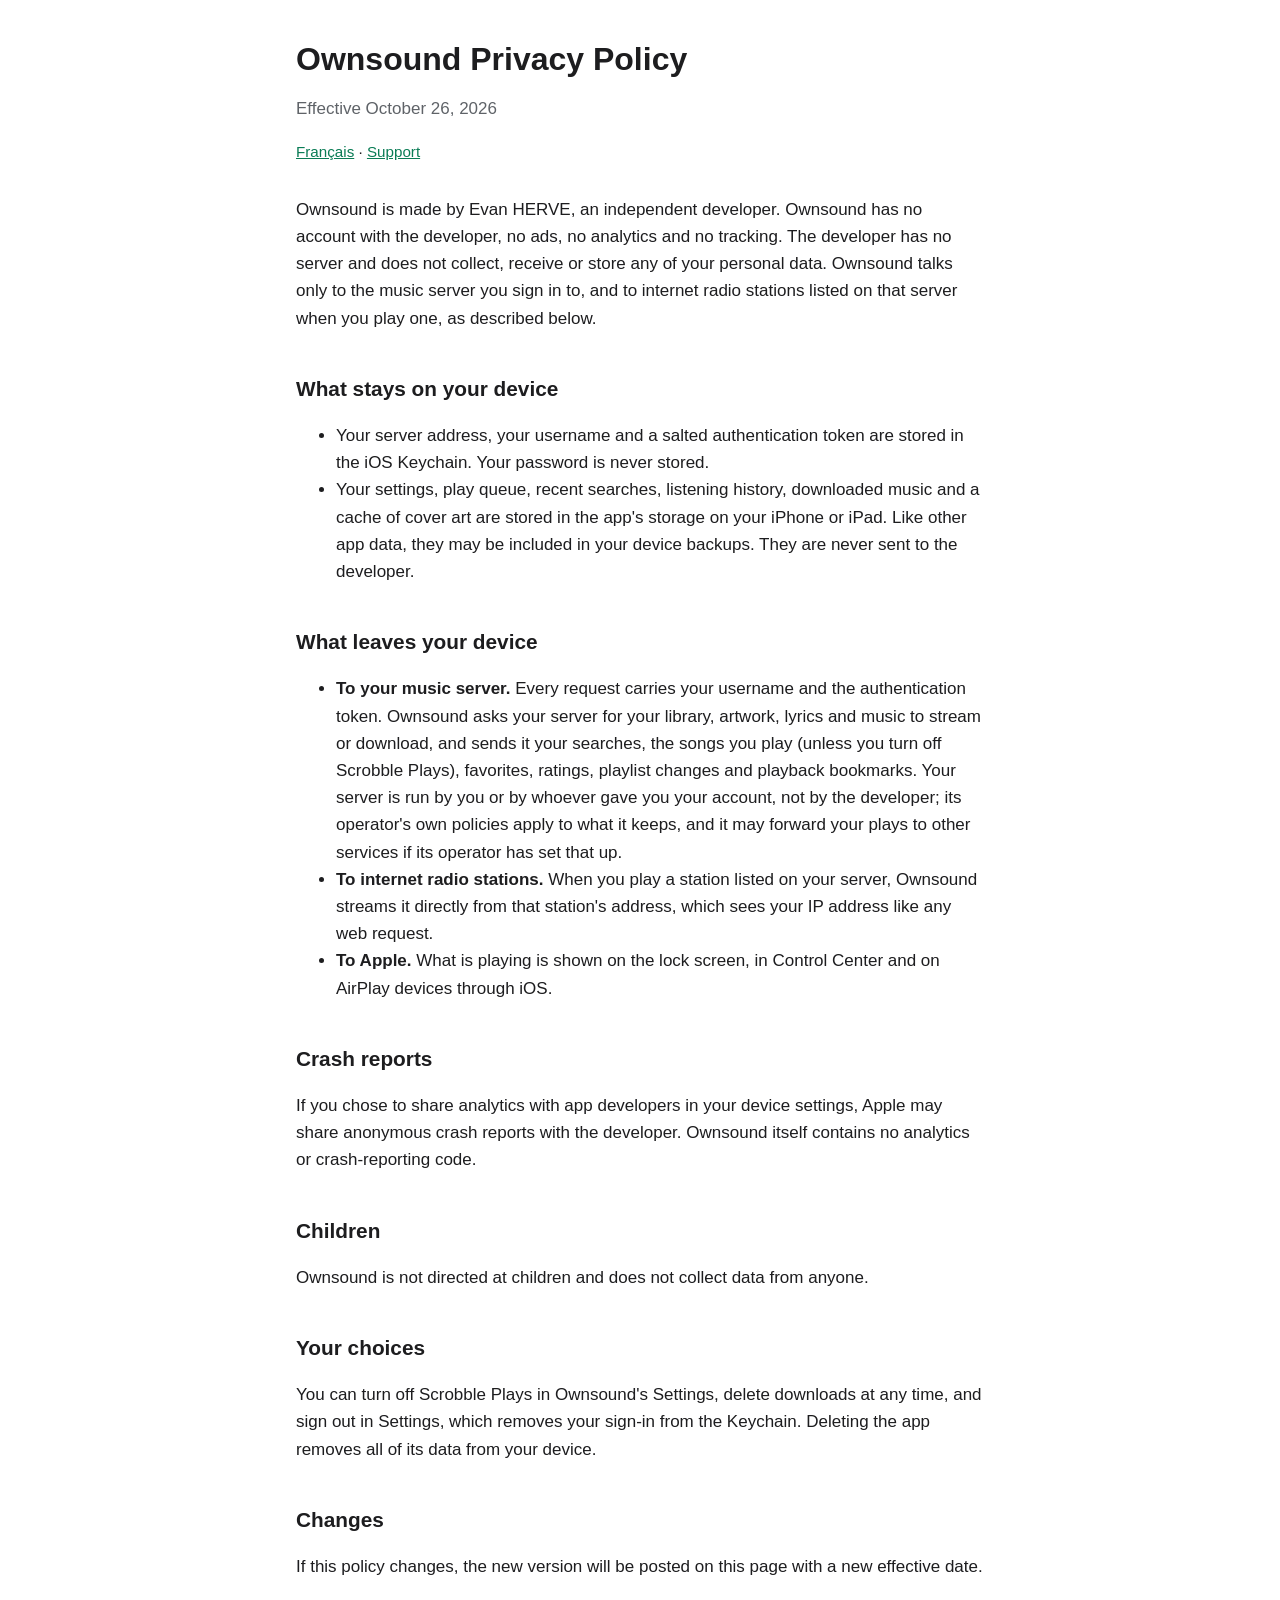
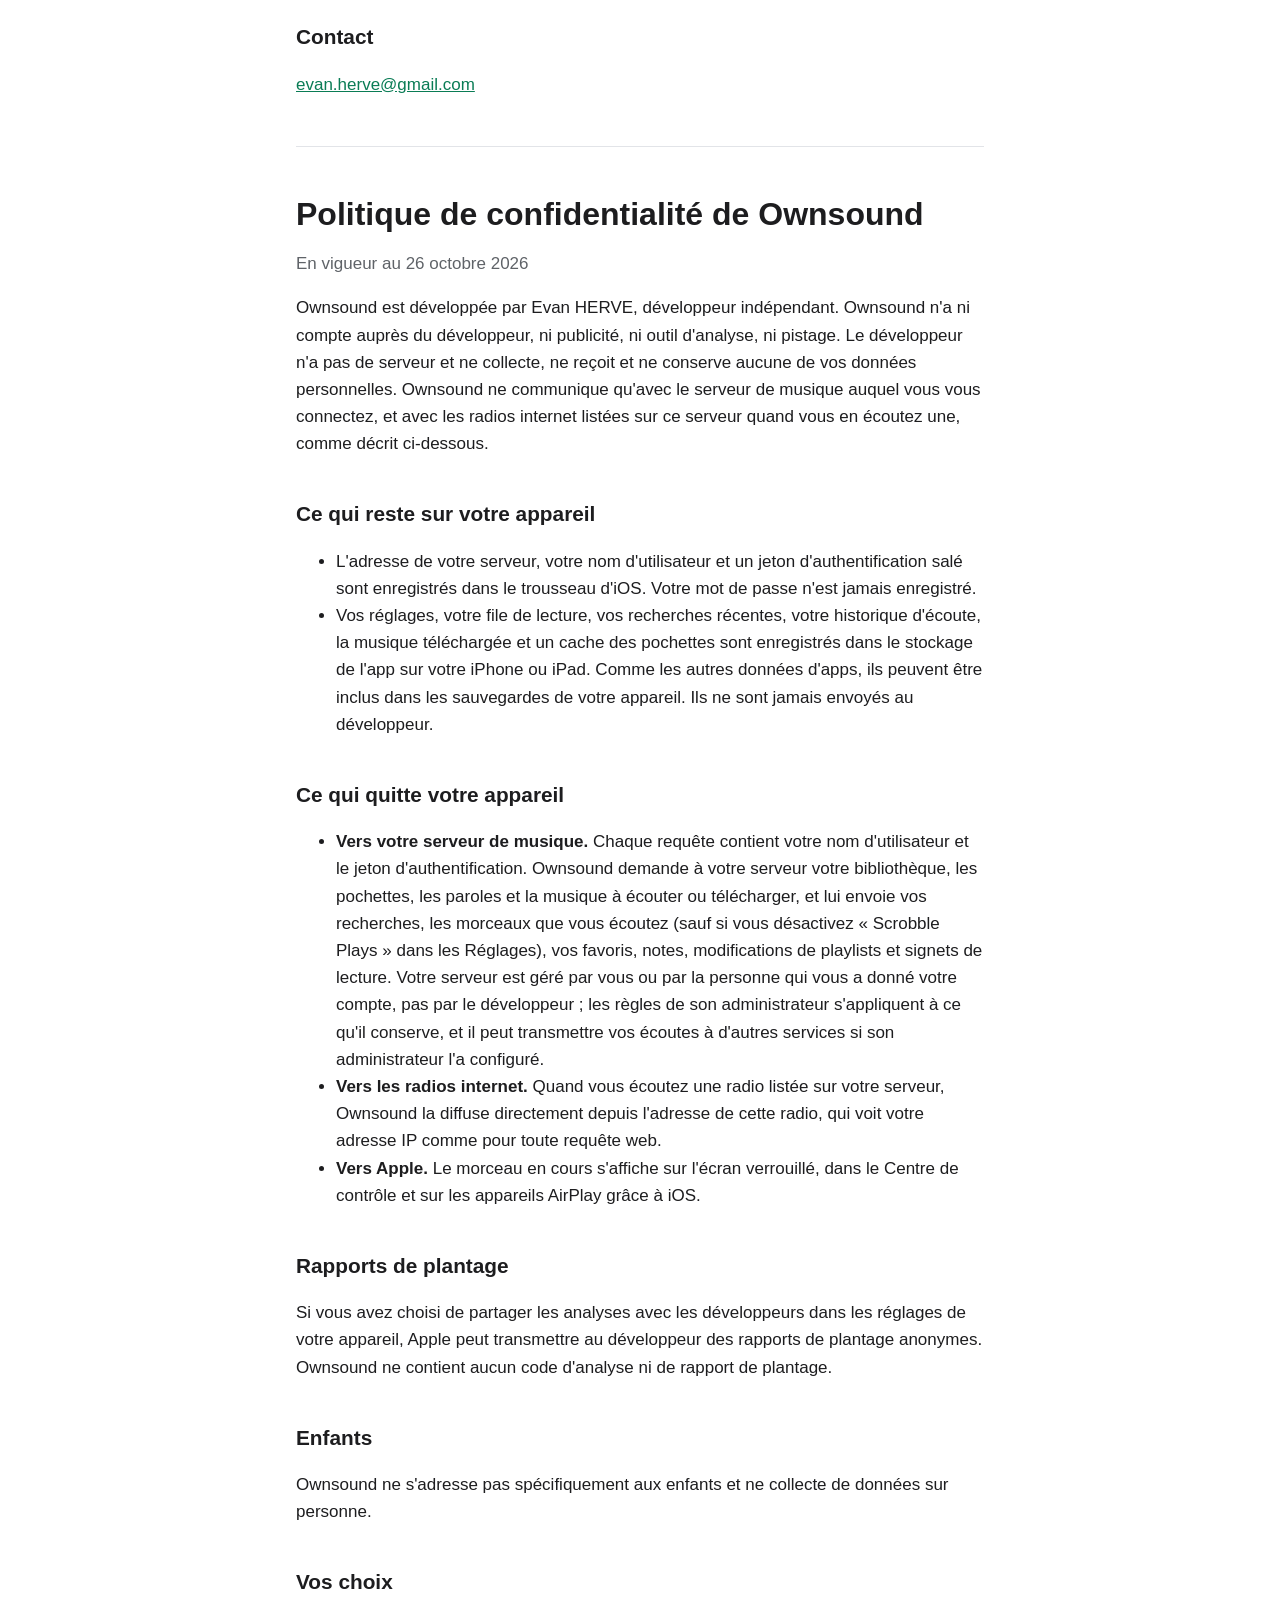
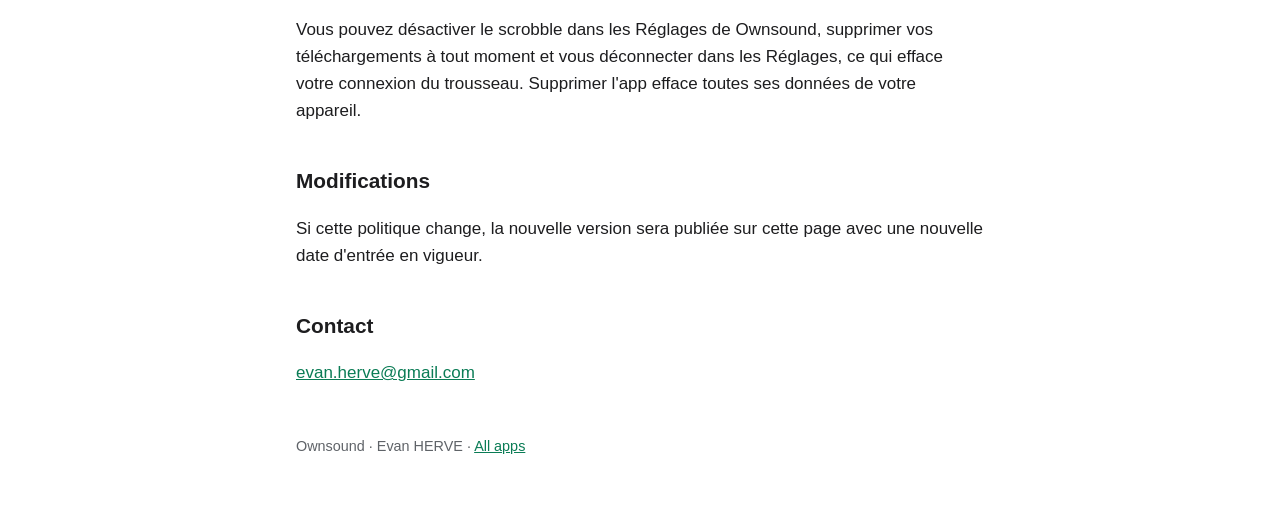
<file: ownsound/privacy/index.html>
<!doctype html>
<html lang="en">
<head>
  <meta charset="utf-8">
  <meta name="viewport" content="width=device-width, initial-scale=1">
  <title>Ownsound Privacy Policy</title>
  <link rel="stylesheet" href="../../assets/style.css">
</head>
<body>
<main>
  <header>
    <h1>Ownsound Privacy Policy</h1>
    <p class="muted">Effective October 26, 2026</p>
    <nav class="lang"><a href="#fr">Français</a> · <a href="../">Support</a></nav>
  </header>

  <p>Ownsound is made by Evan HERVE, an independent developer. Ownsound has no account with the developer, no ads, no analytics and no tracking. The developer has no server and does not collect, receive or store any of your personal data. Ownsound talks only to the music server you sign in to, and to internet radio stations listed on that server when you play one, as described below.</p>

  <h2>What stays on your device</h2>
  <ul>
    <li>Your server address, your username and a salted authentication token are stored in the iOS Keychain. Your password is never stored.</li>
    <li>Your settings, play queue, recent searches, listening history, downloaded music and a cache of cover art are stored in the app's storage on your iPhone or iPad. Like other app data, they may be included in your device backups. They are never sent to the developer.</li>
  </ul>

  <h2>What leaves your device</h2>
  <ul>
    <li><strong>To your music server.</strong> Every request carries your username and the authentication token. Ownsound asks your server for your library, artwork, lyrics and music to stream or download, and sends it your searches, the songs you play (unless you turn off Scrobble Plays), favorites, ratings, playlist changes and playback bookmarks. Your server is run by you or by whoever gave you your account, not by the developer; its operator's own policies apply to what it keeps, and it may forward your plays to other services if its operator has set that up.</li>
    <li><strong>To internet radio stations.</strong> When you play a station listed on your server, Ownsound streams it directly from that station's address, which sees your IP address like any web request.</li>
    <li><strong>To Apple.</strong> What is playing is shown on the lock screen, in Control Center and on AirPlay devices through iOS.</li>
  </ul>

  <h2>Crash reports</h2>
  <p>If you chose to share analytics with app developers in your device settings, Apple may share anonymous crash reports with the developer. Ownsound itself contains no analytics or crash-reporting code.</p>

  <h2>Children</h2>
  <p>Ownsound is not directed at children and does not collect data from anyone.</p>

  <h2>Your choices</h2>
  <p>You can turn off Scrobble Plays in Ownsound's Settings, delete downloads at any time, and sign out in Settings, which removes your sign-in from the Keychain. Deleting the app removes all of its data from your device.</p>

  <h2>Changes</h2>
  <p>If this policy changes, the new version will be posted on this page with a new effective date.</p>

  <h2>Contact</h2>
  <p><a href="mailto:evan.herve@gmail.com?subject=Ownsound%20privacy">evan.herve@gmail.com</a></p>

  <hr>

  <section id="fr" lang="fr">
    <h1>Politique de confidentialité de Ownsound</h1>
    <p class="muted">En vigueur au 26 octobre 2026</p>

    <p>Ownsound est développée par Evan HERVE, développeur indépendant. Ownsound n'a ni compte auprès du développeur, ni publicité, ni outil d'analyse, ni pistage. Le développeur n'a pas de serveur et ne collecte, ne reçoit et ne conserve aucune de vos données personnelles. Ownsound ne communique qu'avec le serveur de musique auquel vous vous connectez, et avec les radios internet listées sur ce serveur quand vous en écoutez une, comme décrit ci-dessous.</p>

    <h2>Ce qui reste sur votre appareil</h2>
    <ul>
      <li>L'adresse de votre serveur, votre nom d'utilisateur et un jeton d'authentification salé sont enregistrés dans le trousseau d'iOS. Votre mot de passe n'est jamais enregistré.</li>
      <li>Vos réglages, votre file de lecture, vos recherches récentes, votre historique d'écoute, la musique téléchargée et un cache des pochettes sont enregistrés dans le stockage de l'app sur votre iPhone ou iPad. Comme les autres données d'apps, ils peuvent être inclus dans les sauvegardes de votre appareil. Ils ne sont jamais envoyés au développeur.</li>
    </ul>

    <h2>Ce qui quitte votre appareil</h2>
    <ul>
      <li><strong>Vers votre serveur de musique.</strong> Chaque requête contient votre nom d'utilisateur et le jeton d'authentification. Ownsound demande à votre serveur votre bibliothèque, les pochettes, les paroles et la musique à écouter ou télécharger, et lui envoie vos recherches, les morceaux que vous écoutez (sauf si vous désactivez « Scrobble Plays » dans les Réglages), vos favoris, notes, modifications de playlists et signets de lecture. Votre serveur est géré par vous ou par la personne qui vous a donné votre compte, pas par le développeur ; les règles de son administrateur s'appliquent à ce qu'il conserve, et il peut transmettre vos écoutes à d'autres services si son administrateur l'a configuré.</li>
      <li><strong>Vers les radios internet.</strong> Quand vous écoutez une radio listée sur votre serveur, Ownsound la diffuse directement depuis l'adresse de cette radio, qui voit votre adresse IP comme pour toute requête web.</li>
      <li><strong>Vers Apple.</strong> Le morceau en cours s'affiche sur l'écran verrouillé, dans le Centre de contrôle et sur les appareils AirPlay grâce à iOS.</li>
    </ul>

    <h2>Rapports de plantage</h2>
    <p>Si vous avez choisi de partager les analyses avec les développeurs dans les réglages de votre appareil, Apple peut transmettre au développeur des rapports de plantage anonymes. Ownsound ne contient aucun code d'analyse ni de rapport de plantage.</p>

    <h2>Enfants</h2>
    <p>Ownsound ne s'adresse pas spécifiquement aux enfants et ne collecte de données sur personne.</p>

    <h2>Vos choix</h2>
    <p>Vous pouvez désactiver le scrobble dans les Réglages de Ownsound, supprimer vos téléchargements à tout moment et vous déconnecter dans les Réglages, ce qui efface votre connexion du trousseau. Supprimer l'app efface toutes ses données de votre appareil.</p>

    <h2>Modifications</h2>
    <p>Si cette politique change, la nouvelle version sera publiée sur cette page avec une nouvelle date d'entrée en vigueur.</p>

    <h2>Contact</h2>
    <p><a href="mailto:evan.herve@gmail.com?subject=Ownsound%20confidentialit%C3%A9">evan.herve@gmail.com</a></p>
  </section>

  <footer>Ownsound · Evan HERVE · <a href="../../">All apps</a></footer>
</main>
</body>
</html>
</file>
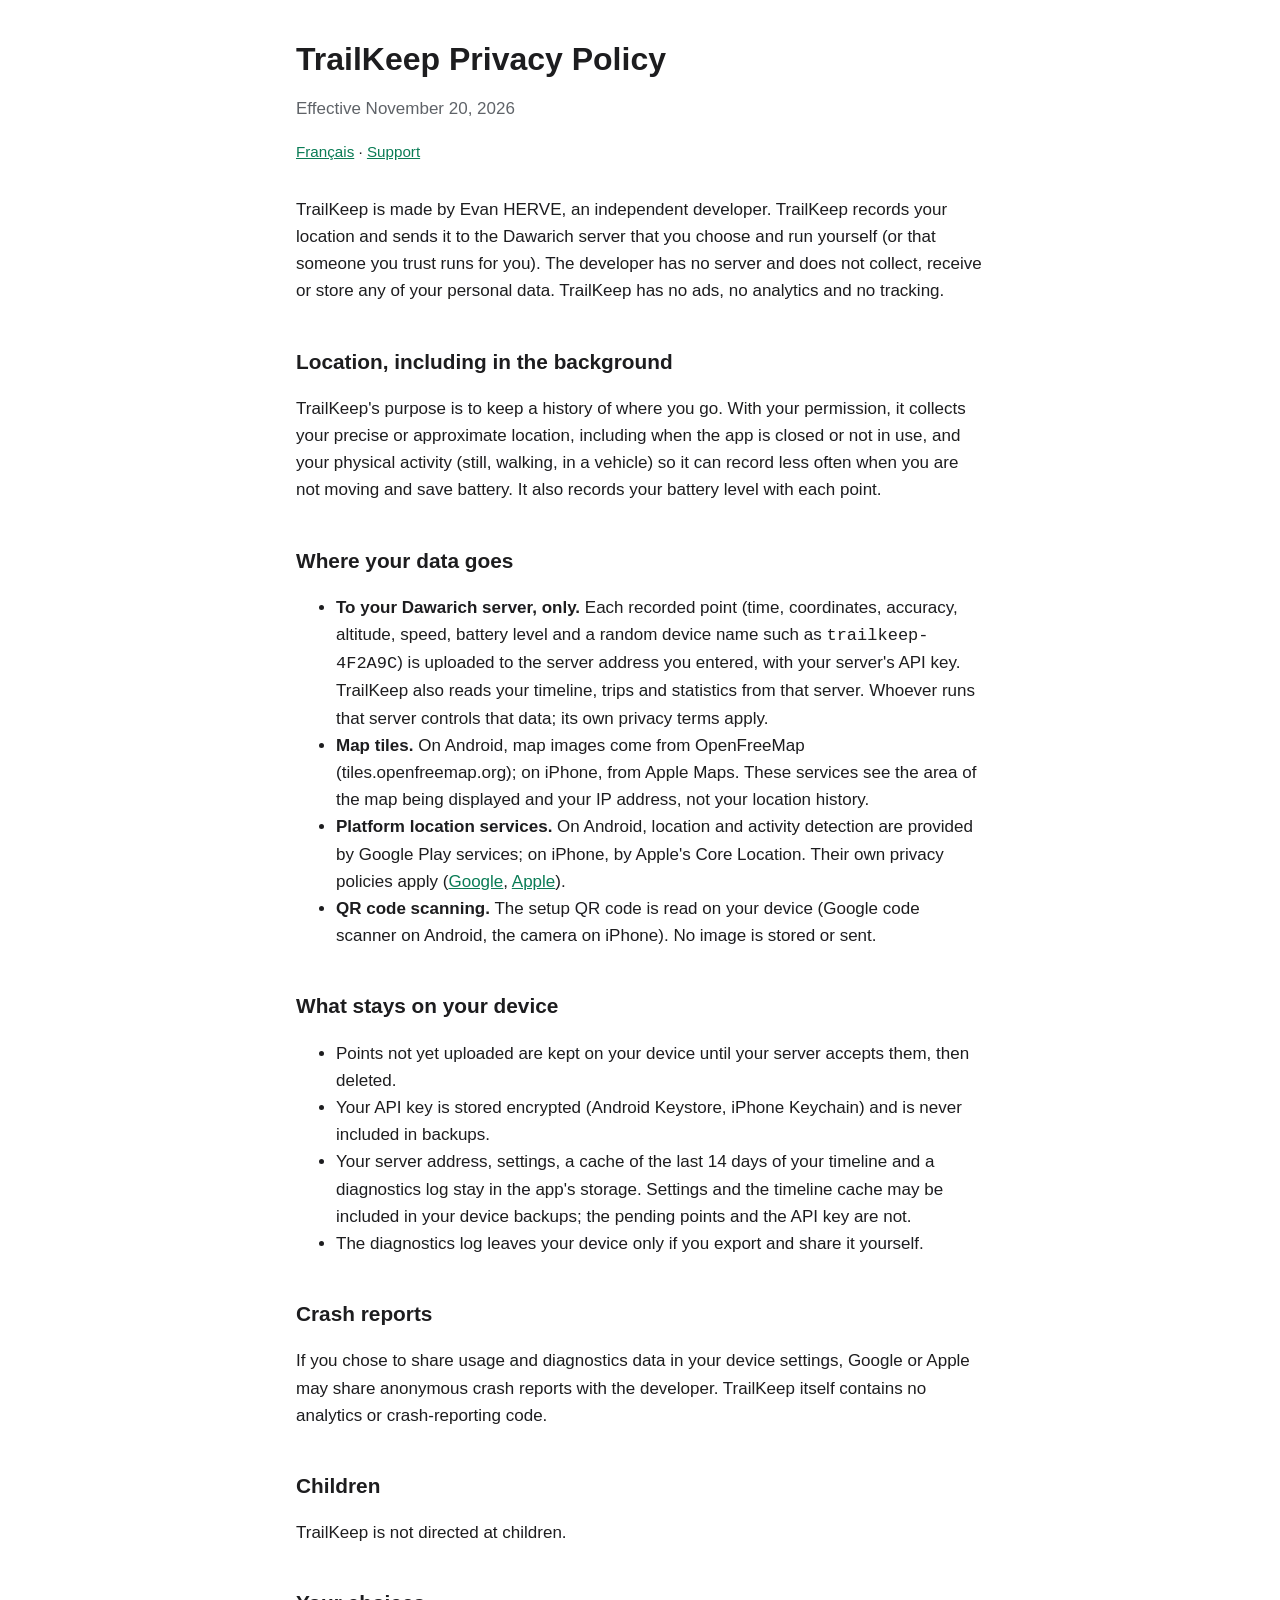
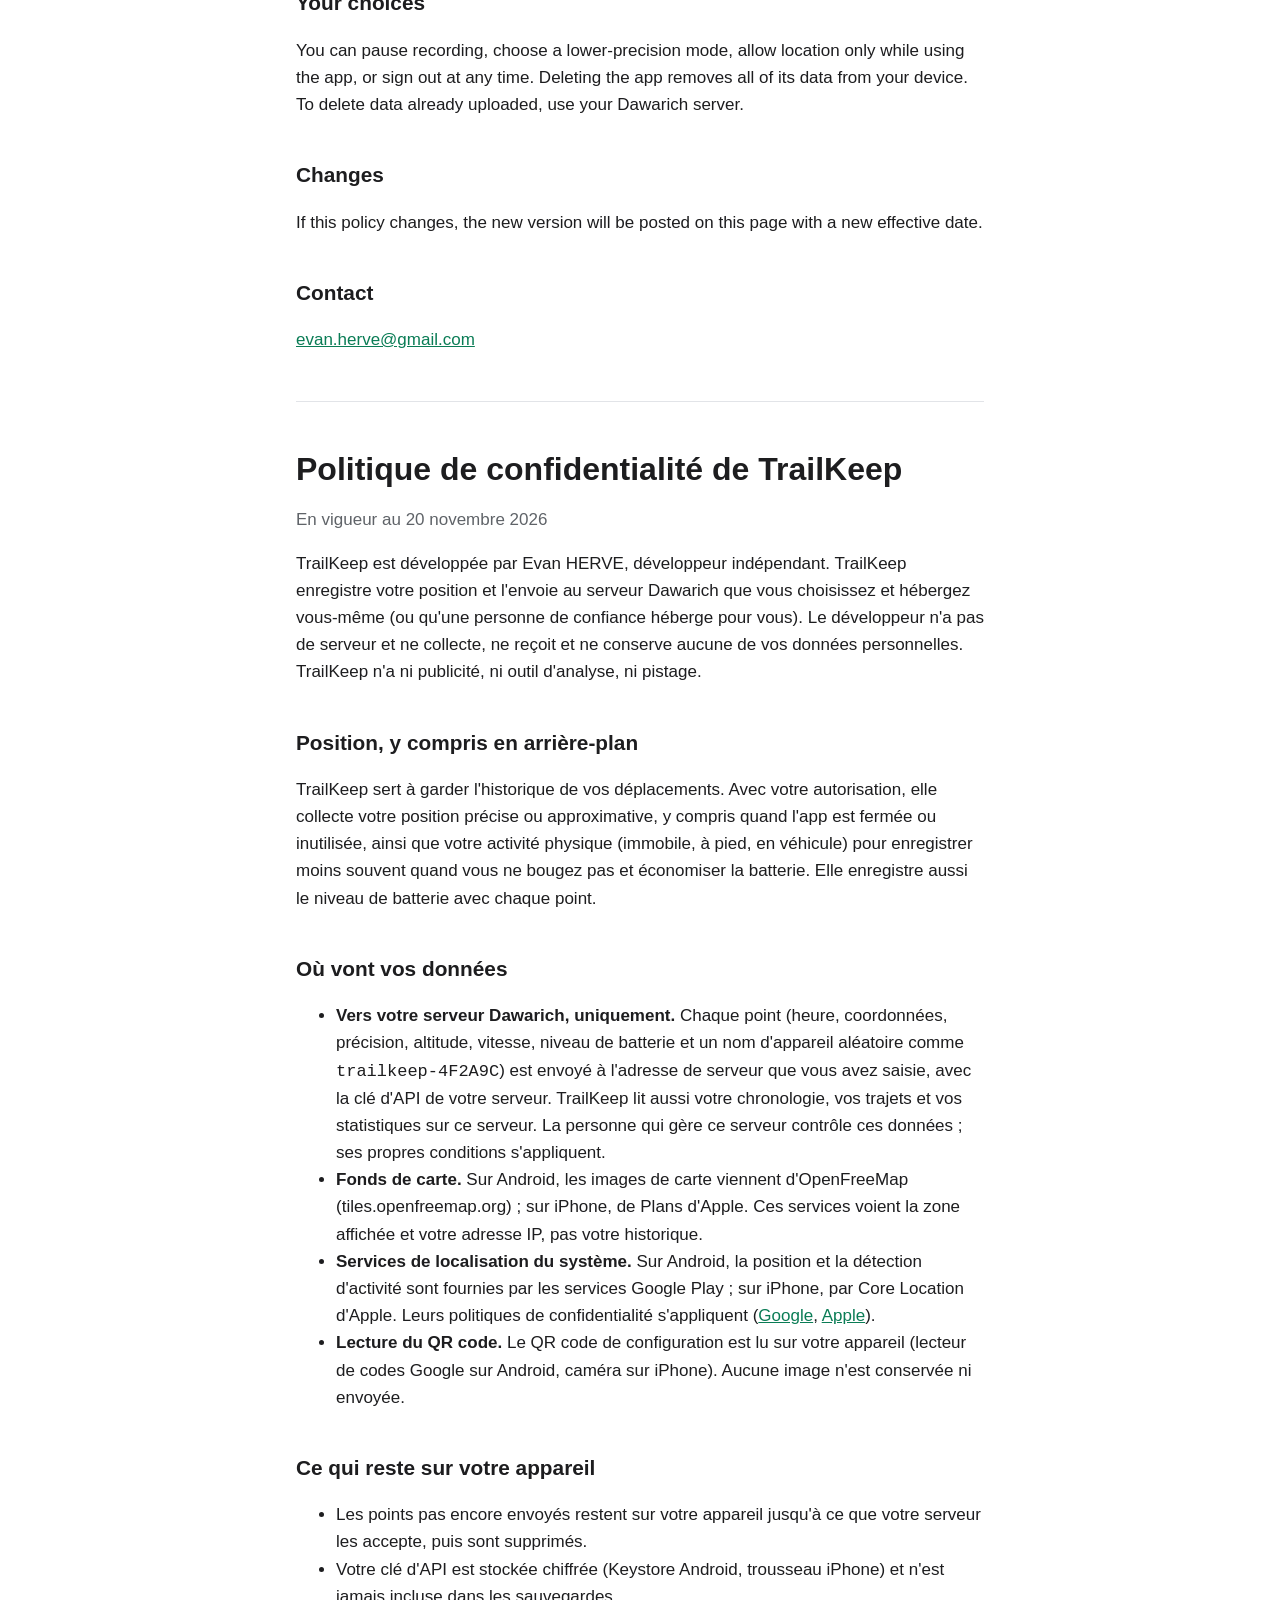
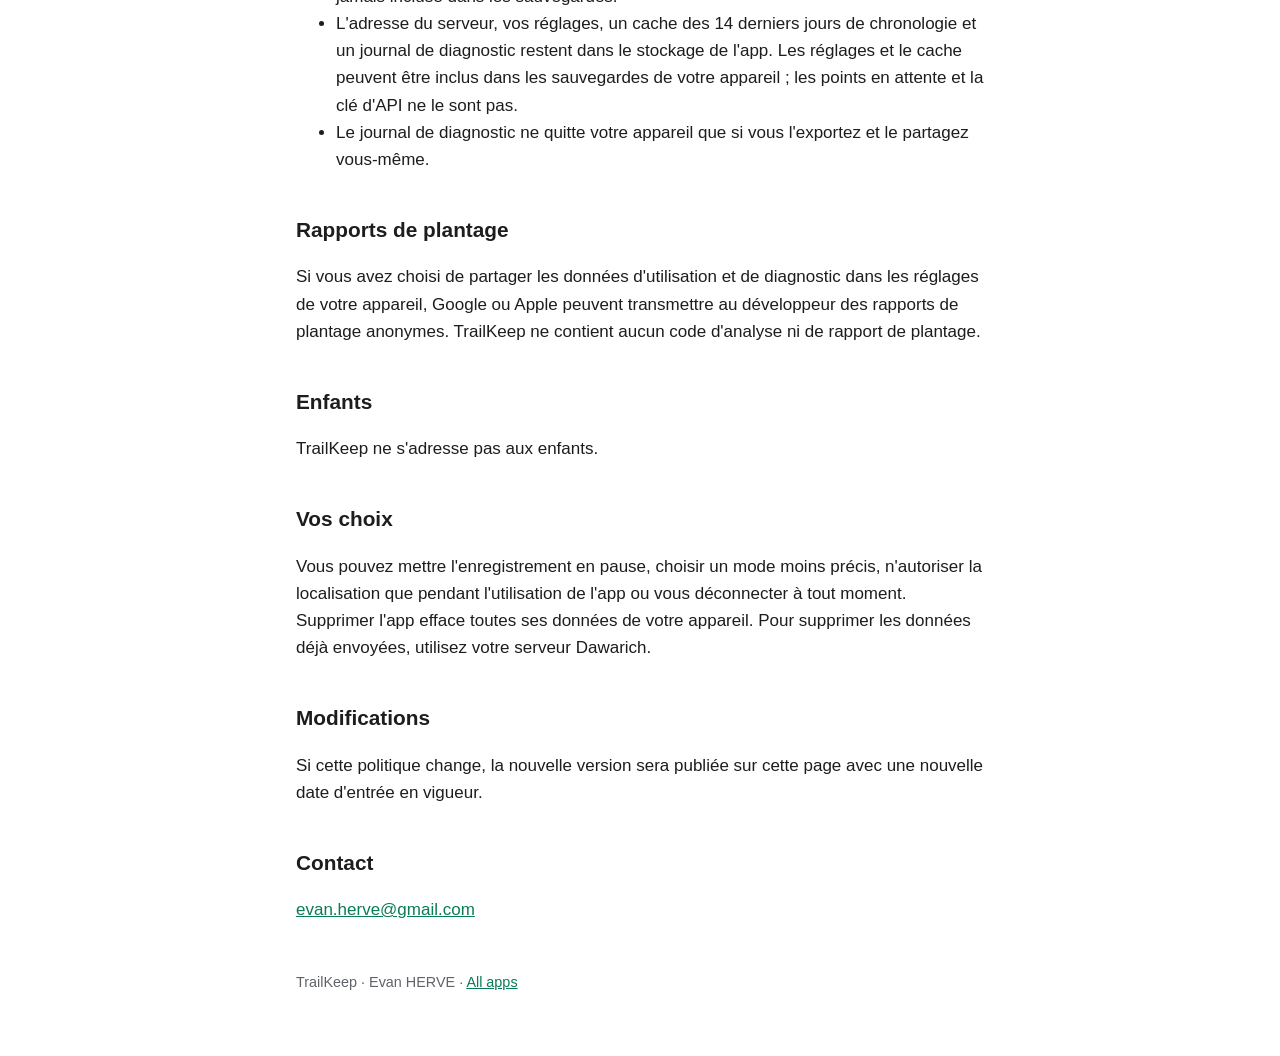
<file: trailkeep/privacy/index.html>
<!doctype html>
<html lang="en">
<head>
  <meta charset="utf-8">
  <meta name="viewport" content="width=device-width, initial-scale=1">
  <title>TrailKeep Privacy Policy</title>
  <link rel="stylesheet" href="../../assets/style.css">
</head>
<body>
<main>
  <header>
    <h1>TrailKeep Privacy Policy</h1>
    <p class="muted">Effective November 20, 2026</p>
    <nav class="lang"><a href="#fr">Français</a> · <a href="../">Support</a></nav>
  </header>

  <p>TrailKeep is made by Evan HERVE, an independent developer. TrailKeep records your location and sends it to the Dawarich server that you choose and run yourself (or that someone you trust runs for you). The developer has no server and does not collect, receive or store any of your personal data. TrailKeep has no ads, no analytics and no tracking.</p>

  <h2>Location, including in the background</h2>
  <p>TrailKeep's purpose is to keep a history of where you go. With your permission, it collects your precise or approximate location, including when the app is closed or not in use, and your physical activity (still, walking, in a vehicle) so it can record less often when you are not moving and save battery. It also records your battery level with each point.</p>

  <h2>Where your data goes</h2>
  <ul>
    <li><strong>To your Dawarich server, only.</strong> Each recorded point (time, coordinates, accuracy, altitude, speed, battery level and a random device name such as <code>trailkeep-4F2A9C</code>) is uploaded to the server address you entered, with your server's API key. TrailKeep also reads your timeline, trips and statistics from that server. Whoever runs that server controls that data; its own privacy terms apply.</li>
    <li><strong>Map tiles.</strong> On Android, map images come from OpenFreeMap (tiles.openfreemap.org); on iPhone, from Apple Maps. These services see the area of the map being displayed and your IP address, not your location history.</li>
    <li><strong>Platform location services.</strong> On Android, location and activity detection are provided by Google Play services; on iPhone, by Apple's Core Location. Their own privacy policies apply (<a href="https://policies.google.com/privacy">Google</a>, <a href="https://www.apple.com/legal/privacy/">Apple</a>).</li>
    <li><strong>QR code scanning.</strong> The setup QR code is read on your device (Google code scanner on Android, the camera on iPhone). No image is stored or sent.</li>
  </ul>

  <h2>What stays on your device</h2>
  <ul>
    <li>Points not yet uploaded are kept on your device until your server accepts them, then deleted.</li>
    <li>Your API key is stored encrypted (Android Keystore, iPhone Keychain) and is never included in backups.</li>
    <li>Your server address, settings, a cache of the last 14 days of your timeline and a diagnostics log stay in the app's storage. Settings and the timeline cache may be included in your device backups; the pending points and the API key are not.</li>
    <li>The diagnostics log leaves your device only if you export and share it yourself.</li>
  </ul>

  <h2>Crash reports</h2>
  <p>If you chose to share usage and diagnostics data in your device settings, Google or Apple may share anonymous crash reports with the developer. TrailKeep itself contains no analytics or crash-reporting code.</p>

  <h2>Children</h2>
  <p>TrailKeep is not directed at children.</p>

  <h2>Your choices</h2>
  <p>You can pause recording, choose a lower-precision mode, allow location only while using the app, or sign out at any time. Deleting the app removes all of its data from your device. To delete data already uploaded, use your Dawarich server.</p>

  <h2>Changes</h2>
  <p>If this policy changes, the new version will be posted on this page with a new effective date.</p>

  <h2>Contact</h2>
  <p><a href="mailto:evan.herve@gmail.com?subject=TrailKeep%20privacy">evan.herve@gmail.com</a></p>

  <hr>

  <section id="fr" lang="fr">
    <h1>Politique de confidentialité de TrailKeep</h1>
    <p class="muted">En vigueur au 20 novembre 2026</p>

    <p>TrailKeep est développée par Evan HERVE, développeur indépendant. TrailKeep enregistre votre position et l'envoie au serveur Dawarich que vous choisissez et hébergez vous-même (ou qu'une personne de confiance héberge pour vous). Le développeur n'a pas de serveur et ne collecte, ne reçoit et ne conserve aucune de vos données personnelles. TrailKeep n'a ni publicité, ni outil d'analyse, ni pistage.</p>

    <h2>Position, y compris en arrière-plan</h2>
    <p>TrailKeep sert à garder l'historique de vos déplacements. Avec votre autorisation, elle collecte votre position précise ou approximative, y compris quand l'app est fermée ou inutilisée, ainsi que votre activité physique (immobile, à pied, en véhicule) pour enregistrer moins souvent quand vous ne bougez pas et économiser la batterie. Elle enregistre aussi le niveau de batterie avec chaque point.</p>

    <h2>Où vont vos données</h2>
    <ul>
      <li><strong>Vers votre serveur Dawarich, uniquement.</strong> Chaque point (heure, coordonnées, précision, altitude, vitesse, niveau de batterie et un nom d'appareil aléatoire comme <code>trailkeep-4F2A9C</code>) est envoyé à l'adresse de serveur que vous avez saisie, avec la clé d'API de votre serveur. TrailKeep lit aussi votre chronologie, vos trajets et vos statistiques sur ce serveur. La personne qui gère ce serveur contrôle ces données ; ses propres conditions s'appliquent.</li>
      <li><strong>Fonds de carte.</strong> Sur Android, les images de carte viennent d'OpenFreeMap (tiles.openfreemap.org) ; sur iPhone, de Plans d'Apple. Ces services voient la zone affichée et votre adresse IP, pas votre historique.</li>
      <li><strong>Services de localisation du système.</strong> Sur Android, la position et la détection d'activité sont fournies par les services Google Play ; sur iPhone, par Core Location d'Apple. Leurs politiques de confidentialité s'appliquent (<a href="https://policies.google.com/privacy?hl=fr">Google</a>, <a href="https://www.apple.com/fr/legal/privacy/">Apple</a>).</li>
      <li><strong>Lecture du QR code.</strong> Le QR code de configuration est lu sur votre appareil (lecteur de codes Google sur Android, caméra sur iPhone). Aucune image n'est conservée ni envoyée.</li>
    </ul>

    <h2>Ce qui reste sur votre appareil</h2>
    <ul>
      <li>Les points pas encore envoyés restent sur votre appareil jusqu'à ce que votre serveur les accepte, puis sont supprimés.</li>
      <li>Votre clé d'API est stockée chiffrée (Keystore Android, trousseau iPhone) et n'est jamais incluse dans les sauvegardes.</li>
      <li>L'adresse du serveur, vos réglages, un cache des 14 derniers jours de chronologie et un journal de diagnostic restent dans le stockage de l'app. Les réglages et le cache peuvent être inclus dans les sauvegardes de votre appareil ; les points en attente et la clé d'API ne le sont pas.</li>
      <li>Le journal de diagnostic ne quitte votre appareil que si vous l'exportez et le partagez vous-même.</li>
    </ul>

    <h2>Rapports de plantage</h2>
    <p>Si vous avez choisi de partager les données d'utilisation et de diagnostic dans les réglages de votre appareil, Google ou Apple peuvent transmettre au développeur des rapports de plantage anonymes. TrailKeep ne contient aucun code d'analyse ni de rapport de plantage.</p>

    <h2>Enfants</h2>
    <p>TrailKeep ne s'adresse pas aux enfants.</p>

    <h2>Vos choix</h2>
    <p>Vous pouvez mettre l'enregistrement en pause, choisir un mode moins précis, n'autoriser la localisation que pendant l'utilisation de l'app ou vous déconnecter à tout moment. Supprimer l'app efface toutes ses données de votre appareil. Pour supprimer les données déjà envoyées, utilisez votre serveur Dawarich.</p>

    <h2>Modifications</h2>
    <p>Si cette politique change, la nouvelle version sera publiée sur cette page avec une nouvelle date d'entrée en vigueur.</p>

    <h2>Contact</h2>
    <p><a href="mailto:evan.herve@gmail.com?subject=TrailKeep%20confidentialit%C3%A9">evan.herve@gmail.com</a></p>
  </section>

  <footer>TrailKeep · Evan HERVE · <a href="../../">All apps</a></footer>
</main>
</body>
</html>
</file>
<file: assets/style.css>
:root {
  --bg: #ffffff;
  --surface: #f4f5f7;
  --text: #1d1d1f;
  --muted: #5f6368;
  --accent: #0a7c55;
  --border: #e2e4e8;
  color-scheme: light dark;
}

@media (prefers-color-scheme: dark) {
  :root {
    --bg: #111214;
    --surface: #1c1d20;
    --text: #f2f2f4;
    --muted: #a3a6ad;
    --accent: #3ccf91;
    --border: #2c2e33;
  }
}

* {
  box-sizing: border-box;
}

body {
  margin: 0;
  background: var(--bg);
  color: var(--text);
  font: 17px/1.6 -apple-system, BlinkMacSystemFont, "Segoe UI", Roboto, Helvetica, Arial, sans-serif;
}

main {
  max-width: 720px;
  margin: 0 auto;
  padding: 40px 16px 64px;
}

header {
  margin-bottom: 32px;
}

h1 {
  font-size: 2rem;
  line-height: 1.2;
  margin: 0 0 8px;
}

h2 {
  font-size: 1.3rem;
  margin: 40px 0 8px;
}

h3 {
  font-size: 1.05rem;
  margin: 24px 0 4px;
}

p,
li {
  color: var(--text);
}

.muted {
  color: var(--muted);
}

a {
  color: var(--accent);
}

nav.lang {
  font-size: 0.95rem;
  margin-top: 8px;
}

.card {
  background: var(--surface);
  border: 1px solid var(--border);
  border-radius: 14px;
  padding: 16px 20px;
  margin: 16px 0;
}

ul.apps {
  list-style: none;
  padding: 0;
}

ul.apps li {
  background: var(--surface);
  border: 1px solid var(--border);
  border-radius: 14px;
  padding: 16px 20px;
  margin: 12px 0;
}

hr {
  border: 0;
  border-top: 1px solid var(--border);
  margin: 48px 0;
}

footer {
  margin-top: 48px;
  font-size: 0.9rem;
  color: var(--muted);
}
</file>
